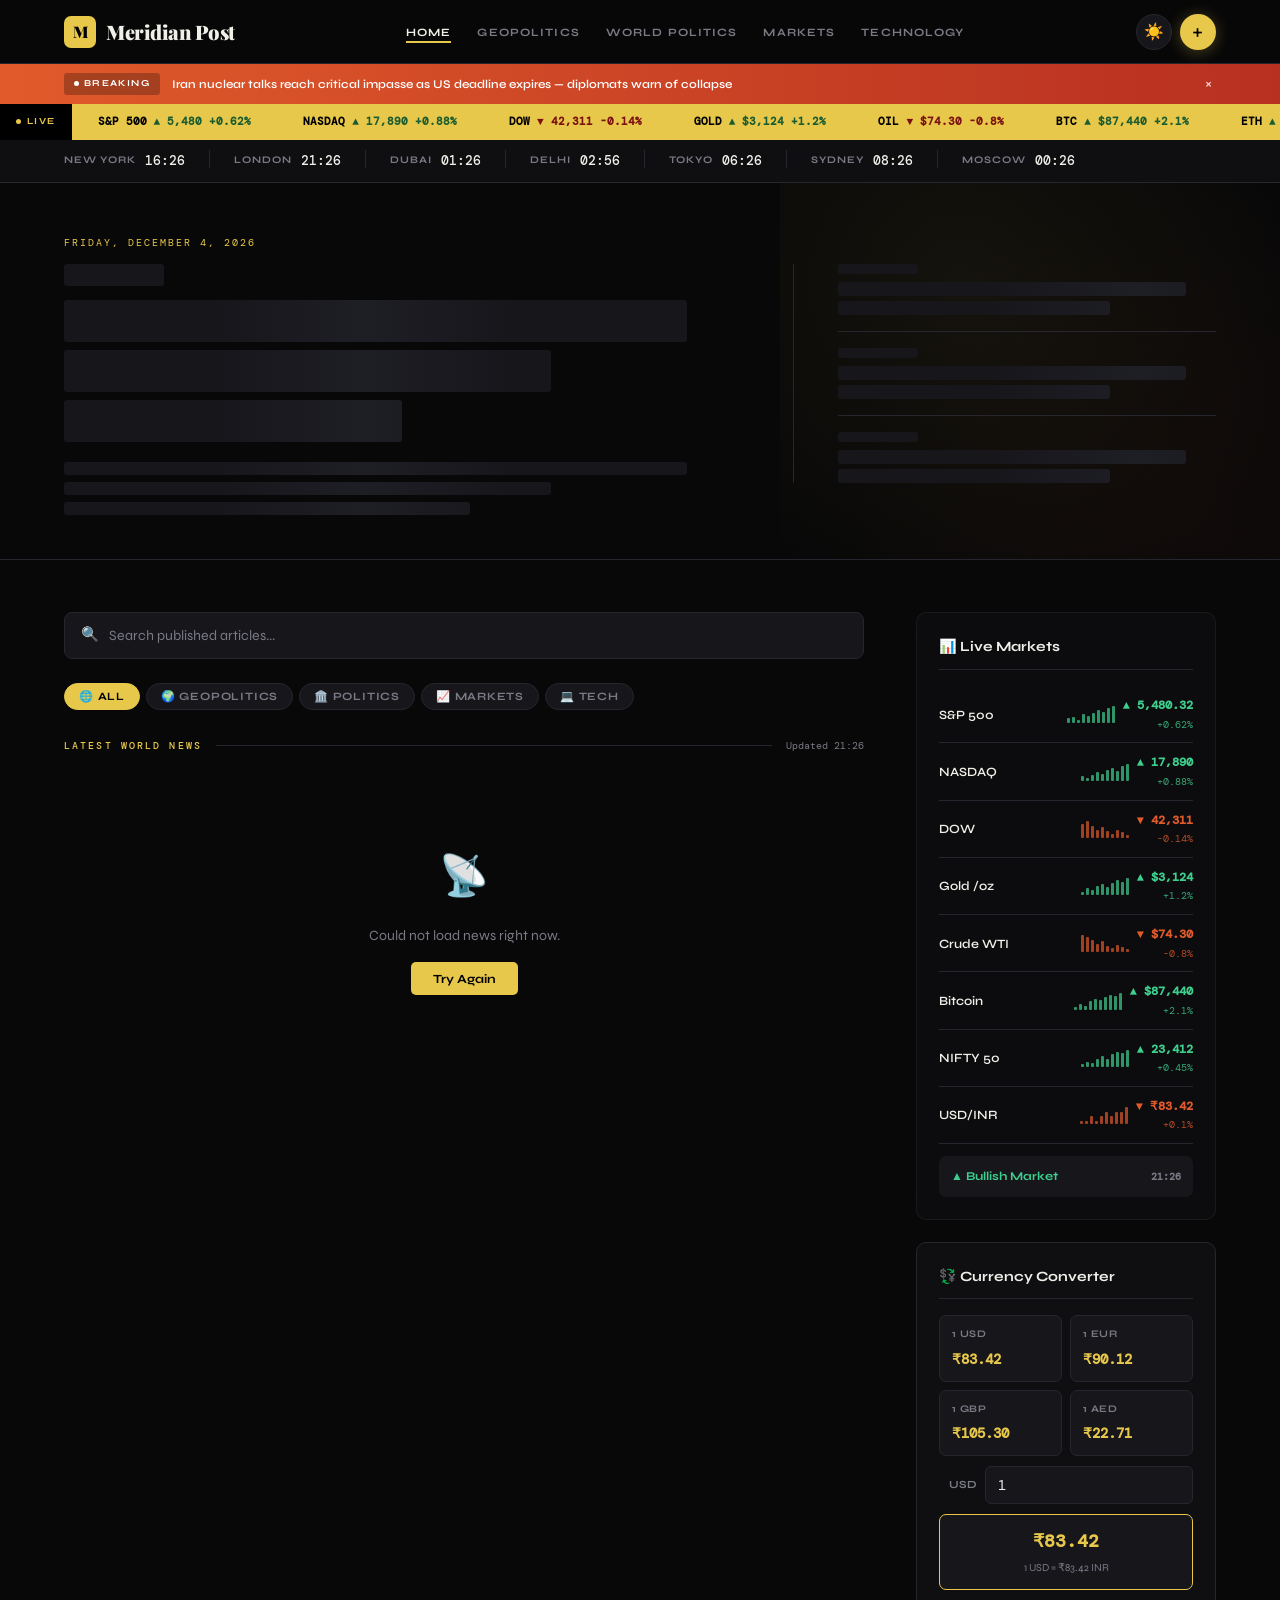
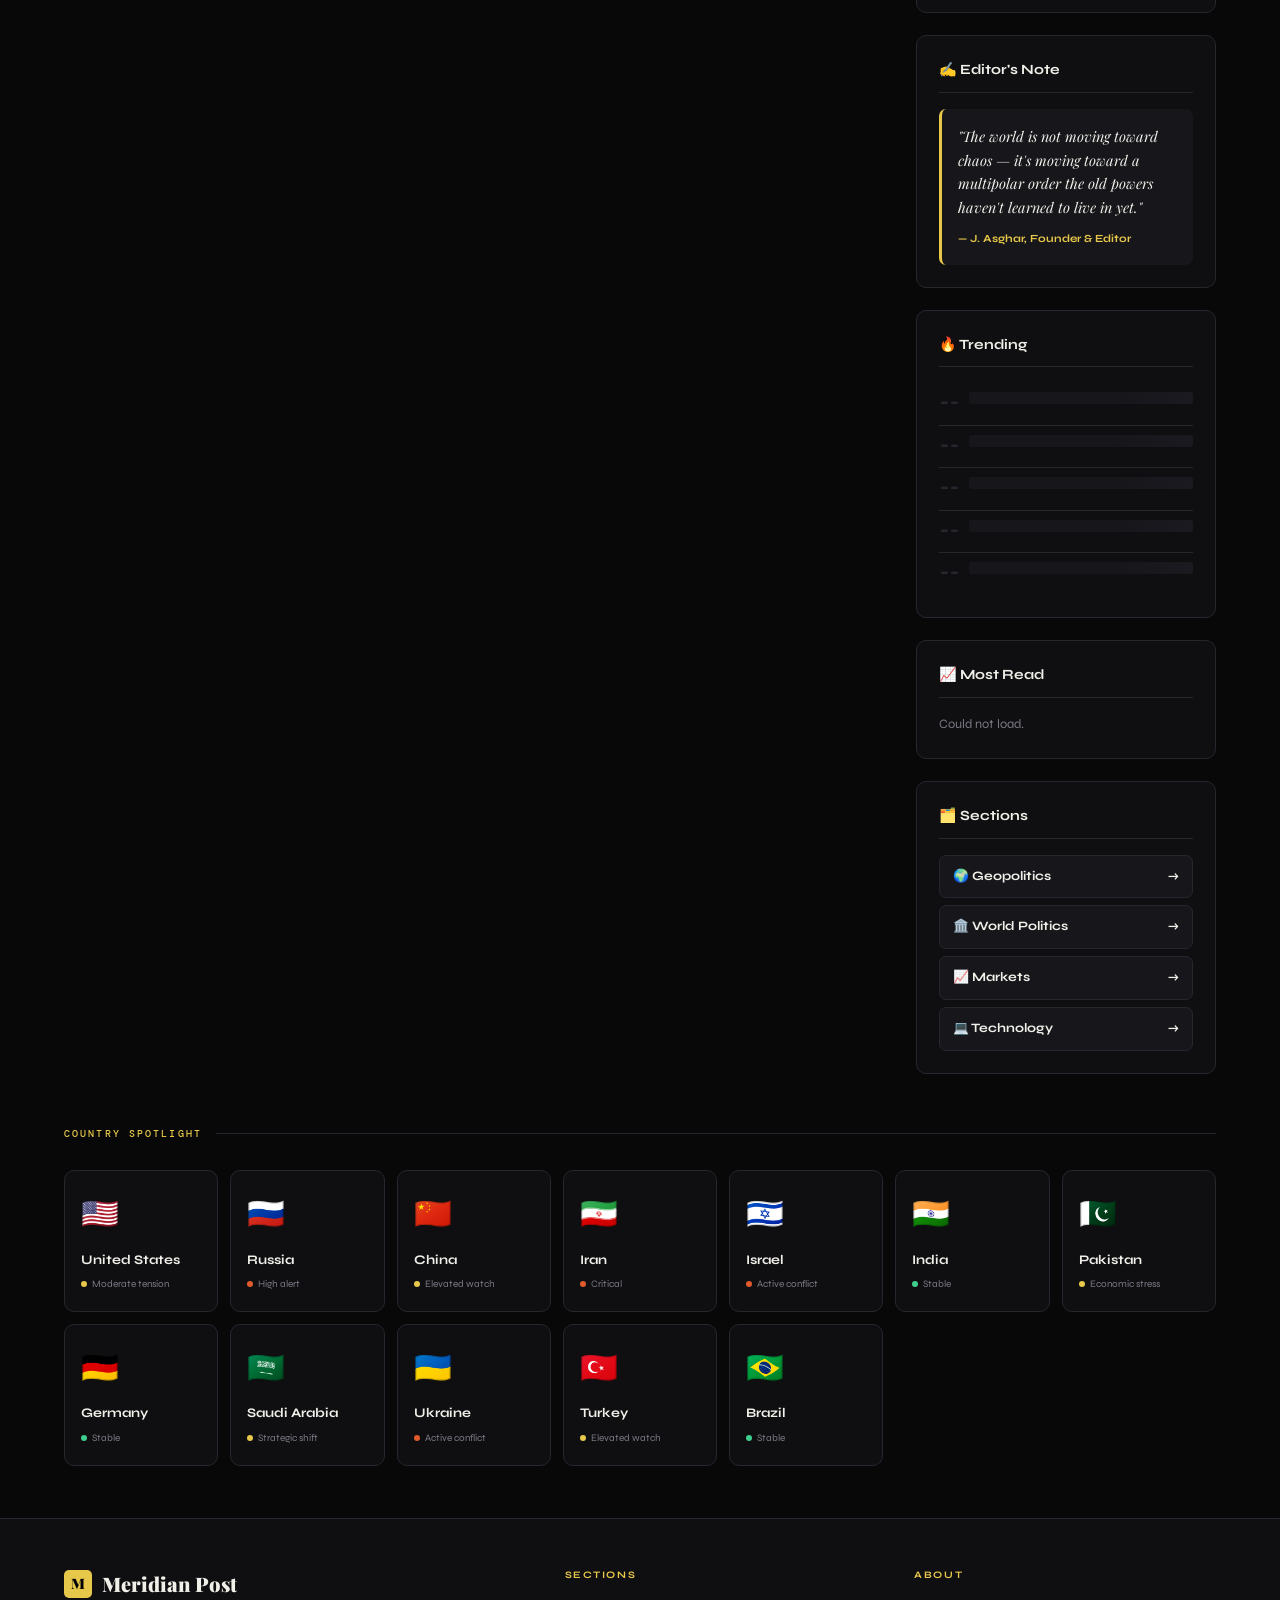
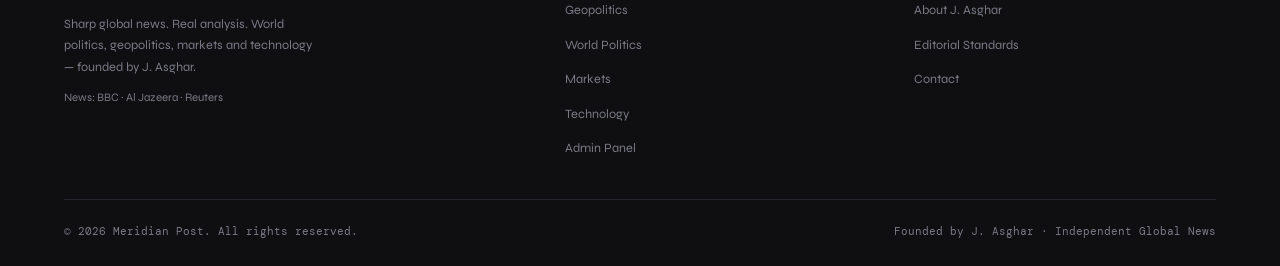
<file: index.html>
<!DOCTYPE html>
<html lang="en" data-theme="dark">
<head>
<meta charset="UTF-8"/>
<meta name="viewport" content="width=device-width,initial-scale=1.0"/>
<title>Meridian Post — World News, Geopolitics & Analysis</title>
<meta name="description" content="Meridian Post covers world politics, geopolitics, markets and technology with sharp analysis. Founded by J. Asghar."/>
<link rel="stylesheet" href="style.css"/>
</head>
<body>

<div id="pb"></div>
<div id="nv"></div>
<div id="al"></div>
<div id="tk"></div>
<div id="ck"></div>

<!-- HERO -->
<section class="hero">
  <div class="hero-date" id="heroDate"></div>
  <div class="hero-grid" id="heroGrid">
    <div class="hero-main">
      <div class="skeleton" style="height:22px;width:100px;margin-bottom:14px;border-radius:3px"></div>
      <div class="skeleton skel-l" style="height:42px;margin-bottom:8px;border-radius:3px"></div>
      <div class="skeleton skel-m" style="height:42px;margin-bottom:8px;border-radius:3px"></div>
      <div class="skeleton" style="height:42px;width:50%;margin-bottom:20px;border-radius:3px"></div>
      <div class="skeleton skel-l" style="height:13px;margin-bottom:7px;border-radius:3px"></div>
      <div class="skeleton skel-m" style="height:13px;margin-bottom:7px;border-radius:3px"></div>
      <div class="skeleton" style="height:13px;width:60%;border-radius:3px"></div>
    </div>
    <div class="hero-side">
      <div class="side-item">
        <div class="skeleton" style="height:10px;width:80px;margin-bottom:8px;border-radius:3px"></div>
        <div class="skeleton skel-l" style="height:14px;margin-bottom:5px;border-radius:3px"></div>
        <div class="skeleton skel-m" style="height:14px;border-radius:3px"></div>
      </div>
      <div class="side-item">
        <div class="skeleton" style="height:10px;width:80px;margin-bottom:8px;border-radius:3px"></div>
        <div class="skeleton skel-l" style="height:14px;margin-bottom:5px;border-radius:3px"></div>
        <div class="skeleton skel-m" style="height:14px;border-radius:3px"></div>
      </div>
      <div class="side-item" style="border-bottom:none;padding-bottom:0">
        <div class="skeleton" style="height:10px;width:80px;margin-bottom:8px;border-radius:3px"></div>
        <div class="skeleton skel-l" style="height:14px;margin-bottom:5px;border-radius:3px"></div>
        <div class="skeleton skel-m" style="height:14px;border-radius:3px"></div>
      </div>
    </div>
  </div>
</section>

<!-- MAIN LAYOUT -->
<div class="layout">
  <div>
    <!-- SEARCH -->
    <div class="search-bar">
      <span class="search-icon">🔍</span>
      <input class="search-input" id="searchInput" placeholder="Search published articles..." oninput="handleSearch(this.value)"/>
      <button class="search-clear" id="searchClear" onclick="clearSearch()">×</button>
    </div>

    <!-- TABS -->
    <div class="cat-tabs">
      <button class="cat-tab active" onclick="switchTab('all',this)">🌐 All</button>
      <button class="cat-tab" onclick="switchTab('geopolitics',this)">🌍 Geopolitics</button>
      <button class="cat-tab" onclick="switchTab('world',this)">🏛️ Politics</button>
      <button class="cat-tab" onclick="switchTab('markets',this)">📈 Markets</button>
      <button class="cat-tab" onclick="switchTab('technology',this)">💻 Tech</button>
    </div>

    <!-- FEATURED -->
    <div id="featuredCard"></div>

    <!-- LATEST NEWS -->
    <div class="sec-head">
      <span class="sec-label" id="newsLabel">Latest World News</span>
      <div class="sec-line"></div>
      <span style="font-family:'DM Mono',monospace;font-size:0.6rem;color:var(--muted)" id="lastUpdated"></span>
    </div>
    <div id="newsGrid"></div>

    <!-- PUBLISHED ARTICLES FROM SUPABASE -->
    <div id="pubWrapper" style="display:none;margin-top:52px">
      <div class="sec-head">
        <span class="sec-label">From the Editor</span>
        <div class="sec-line"></div>
      </div>
      <div class="pub-grid" id="pubGrid"></div>
    </div>
  </div>

  <!-- SIDEBAR -->
  <aside class="sidebar">
    <div class="widget widget-glass">
      <div class="widget-title">📊 Live Markets</div>
      <div id="marketWidget"></div>
    </div>
    <div class="widget">
      <div class="widget-title">💱 Currency Converter</div>
      <div id="converterWidget"></div>
    </div>
    <div class="widget">
      <div class="widget-title">✍️ Editor's Note</div>
      <div class="quote-box" id="editorNote">
        <div class="quote-text">"The world is not moving toward chaos — it's moving toward a multipolar order the old powers haven't learned to live in yet."</div>
        <div class="quote-sig">— J. Asghar, Founder &amp; Editor</div>
      </div>
    </div>
    <div class="widget">
      <div class="widget-title">🔥 Trending</div>
      <div id="trendingWidget">
        <div class="trend-item"><span class="trend-num">--</span><div class="skeleton" style="flex:1;height:12px;border-radius:3px"></div></div>
        <div class="trend-item"><span class="trend-num">--</span><div class="skeleton" style="flex:1;height:12px;border-radius:3px"></div></div>
        <div class="trend-item"><span class="trend-num">--</span><div class="skeleton" style="flex:1;height:12px;border-radius:3px"></div></div>
        <div class="trend-item"><span class="trend-num">--</span><div class="skeleton" style="flex:1;height:12px;border-radius:3px"></div></div>
        <div class="trend-item" style="border-bottom:none"><span class="trend-num">--</span><div class="skeleton" style="flex:1;height:12px;border-radius:3px"></div></div>
      </div>
    </div>
    <div class="widget">
      <div class="widget-title">📈 Most Read</div>
      <div id="mostReadWidget"><p style="font-size:0.8rem;color:var(--muted)">Loading...</p></div>
    </div>
    <div class="widget">
      <div class="widget-title">🗂️ Sections</div>
      <div class="sec-links">
        <a href="geopolitics.html" class="sec-link">🌍 Geopolitics <span>→</span></a>
        <a href="world-politics.html" class="sec-link">🏛️ World Politics <span>→</span></a>
        <a href="markets.html" class="sec-link">📈 Markets <span>→</span></a>
        <a href="technology.html" class="sec-link">💻 Technology <span>→</span></a>
      </div>
    </div>
  </aside>
</div>

<!-- COUNTRY SPOTLIGHT -->
<div class="country-section">
  <div class="sec-head"><span class="sec-label">Country Spotlight</span><div class="sec-line"></div></div>
  <div class="country-grid" id="countryGrid"></div>
</div>

<div id="ft"></div>
<div id="pw"></div>
<div id="ed"></div>
<div id="ep"></div>
<div id="to"></div>
<div id="bt"></div>

<script src="app.js"></script>
<script>
// Inject shared HTML
document.getElementById('pb').innerHTML = progressHTML();
document.getElementById('nv').innerHTML = navHTML('index');
document.getElementById('al').innerHTML = alertHTML();
document.getElementById('tk').innerHTML = tickerHTML();
document.getElementById('ck').innerHTML = clockHTML();
document.getElementById('ft').innerHTML = footerHTML();
document.getElementById('pw').innerHTML = pwdModalHTML();
document.getElementById('ed').innerHTML = editorModalHTML();
document.getElementById('ep').innerHTML = emailPopupHTML();
document.getElementById('to').innerHTML = toastHTML();
document.getElementById('bt').innerHTML = backTopHTML();

// Load saved quote if any
var savedQuote = localStorage.getItem('mp-quote');
if (savedQuote) {
  var noteEl = document.getElementById('editorNote');
  if (noteEl) noteEl.querySelector('.quote-text').textContent = '"' + savedQuote + '"';
}

initPage('index');
buildCountries('countryGrid');

var currentTab = 'all';

async function loadNews(tab) {
  showSkeleton('newsGrid', 4);
  document.getElementById('lastUpdated').textContent = '';
  document.getElementById('featuredCard').innerHTML = '';
  try {
    var articles = await fetchNews(tab);
    var catKey = (tab === 'all') ? 'geopolitics' : tab;
    renderCards(articles, catKey, 'newsGrid');
    buildHero(articles);
    buildTrending(articles);
    buildFeatured(articles[4] || articles[0], tab);
    document.getElementById('lastUpdated').textContent = 'Updated ' + new Date().toLocaleTimeString('en-GB',{hour:'2-digit',minute:'2-digit'});
    var labels = {all:'Latest World News',geopolitics:'Geopolitics',world:'World Politics',markets:'Markets & Finance',technology:'Technology'};
    document.getElementById('newsLabel').textContent = labels[tab] || 'Latest Stories';
  } catch(e) {
    document.getElementById('newsGrid').innerHTML =
      '<div style="grid-column:1/-1;text-align:center;padding:60px 0">' +
      '<div style="font-size:2.5rem;margin-bottom:14px">📡</div>' +
      '<p style="color:var(--muted)">Could not load news. Check your connection.</p>' +
      '<button onclick="loadNews(currentTab)" style="margin-top:14px;background:var(--accent);color:#000;border:none;padding:9px 22px;border-radius:5px;font-size:0.78rem;font-weight:700;cursor:pointer">Try Again</button>' +
      '</div>';
  }
}

function switchTab(tab, btn) {
  currentTab = tab;
  document.querySelectorAll('.cat-tab').forEach(function(b){ b.classList.remove('active'); });
  btn.classList.add('active');
  newsCache[tab] = null; // force refresh
  loadNews(tab);
}

function buildHero(articles) {
  if (!articles || !articles.length) return;
  var main = articles[0];
  var side = articles.slice(1, 4);
  var src = cleanSrc(main.author || '');
  var time = timeAgo(main.pubDate);

  function makePayload(item) {
    var s = cleanSrc(item.author || '');
    return encodeURIComponent(JSON.stringify({
      title: item.title,
      description: (item.description||'').replace(/<[^>]*>/g,'').slice(0,500),
      source: s, time: timeAgo(item.pubDate),
      url: item.link,
      image: (item.thumbnail && item.thumbnail.startsWith('http')) ? item.thumbnail : '',
      category: 'World News'
    }));
  }

  document.getElementById('heroGrid').innerHTML =
    '<div class="hero-main">' +
      '<div class="hero-tag"><span class="hero-tag-dot"></span>Breaking News</div>' +
      '<h1 class="hero-h1" onclick="goNews(\'' + makePayload(main) + '\')">' + H(main.title) + '</h1>' +
      (main.description ? '<p class="hero-desc">' + H(main.description.replace(/<[^>]*>/g,'').slice(0,160)) + '...</p>' : '') +
      '<div class="hero-meta">' +
        '<span class="author">' + H(src) + '</span><span>·</span>' +
        '<span>' + time + '</span>' +
        '<span class="live-badge"><span class="live-dot"></span>Live</span>' +
        '<a href="' + A(main.link) + '" target="_blank" rel="noopener" class="btn-read" onclick="event.stopPropagation()">Read Full Story →</a>' +
      '</div>' +
    '</div>' +
    '<div class="hero-side">' +
      side.map(function(item) {
        return '<div class="side-item" onclick="goNews(\'' + makePayload(item) + '\')">' +
          '<div class="side-cat cat-geo">' + H(cleanSrc(item.author || '')) + '</div>' +
          '<div class="side-title">' + H(item.title) + '</div>' +
          '<div class="side-time">' + timeAgo(item.pubDate) + '</div>' +
        '</div>';
      }).join('') +
    '</div>';
}

function buildFeatured(item, tab) {
  var el = document.getElementById('featuredCard');
  if (!el || !item) return;
  var meta = CAT_META[(tab === 'all') ? 'geopolitics' : tab] || CAT_META.geopolitics;
  var src = cleanSrc(item.author || '');
  var desc = (item.description || '').replace(/<[^>]*>/g,'');
  var payload = encodeURIComponent(JSON.stringify({
    title: item.title, description: desc.slice(0,500),
    source: src, time: timeAgo(item.pubDate),
    url: item.link,
    image: (item.thumbnail && item.thumbnail.startsWith('http')) ? item.thumbnail : '',
    category: meta.label
  }));
  el.innerHTML =
    '<div class="featured-card" onclick="goNews(\'' + payload + '\')">' +
      '<div class="featured-img" style="background:' + meta.bg + '"><div class="featured-img-inner">' + meta.icon + '</div></div>' +
      '<div class="featured-body">' +
        '<span class="featured-tag">Featured</span>' +
        '<div class="featured-title">' + H(item.title) + '</div>' +
        (desc ? '<div class="featured-desc">' + H(desc.slice(0,200)) + '...</div>' : '') +
        '<div class="featured-meta">' +
          '<span class="featured-author">' + H(src) + '</span>' +
          '<span>' + timeAgo(item.pubDate) + '</span>' +
          '<span>⏱ ' + readTime(desc) + ' min</span>' +
        '</div>' +
      '</div>' +
    '</div>';
}

function buildTrending(articles) {
  var el = document.getElementById('trendingWidget');
  if (!el || !articles.length) return;
  el.innerHTML = articles.slice(0,5).map(function(item, i) {
    var src = cleanSrc(item.author || '');
    var payload = encodeURIComponent(JSON.stringify({
      title: item.title,
      description: (item.description||'').replace(/<[^>]*>/g,'').slice(0,500),
      source: src, time: timeAgo(item.pubDate),
      url: item.link,
      image: (item.thumbnail && item.thumbnail.startsWith('http')) ? item.thumbnail : '',
      category: 'World News'
    }));
    return '<div class="trend-item" onclick="goNews(\'' + payload + '\')">' +
      '<span class="trend-num">0' + (i+1) + '</span>' +
      '<span class="trend-title">' + H(item.title.slice(0,80)) + (item.title.length > 80 ? '...' : '') + '</span>' +
    '</div>';
  }).join('');
}

// Start loading
loadNews('all');
loadPublished();
buildMostRead();
</script>
</body>
</html>
</file>
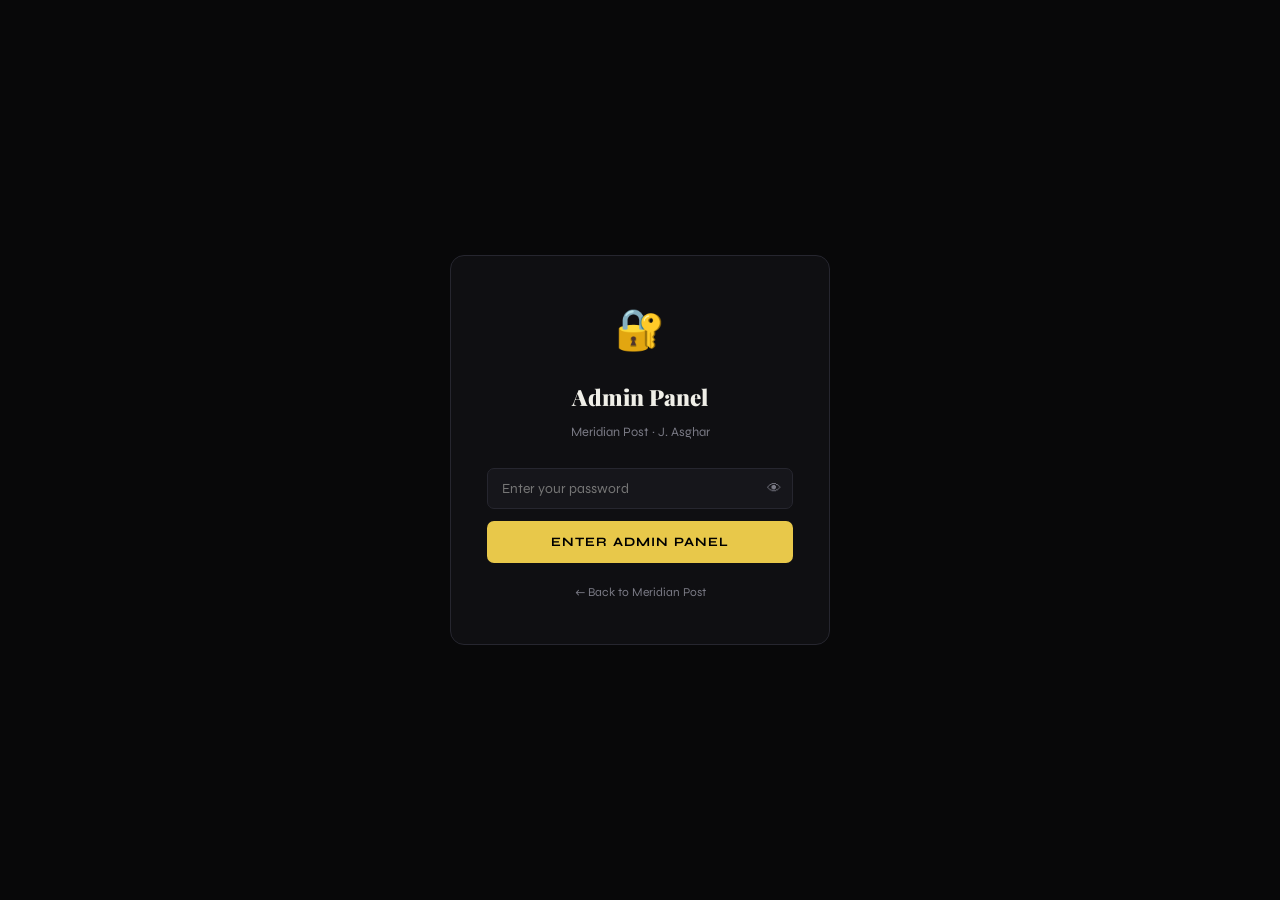
<file: admin.html>
<!DOCTYPE html>
<html lang="en" data-theme="dark">
<head>
<meta charset="UTF-8"/>
<meta name="viewport" content="width=device-width,initial-scale=1.0"/>
<title>Admin Panel — Meridian Post</title>
<link rel="stylesheet" href="style.css"/>
</head>
<body>
<div id="pb"></div>

<!-- PASSWORD GATE -->
<div id="gate" style="min-height:100vh;display:flex;align-items:center;justify-content:center;padding:20px;background:var(--bg)">
  <div style="background:var(--surface);border:1px solid var(--border);border-radius:14px;padding:40px 36px;max-width:380px;width:100%;text-align:center;animation:scaleIn 0.35s cubic-bezier(0.25,1,0.5,1)">
    <div style="font-size:2.5rem;margin-bottom:14px">🔐</div>
    <div style="font-family:'Playfair Display',serif;font-size:1.4rem;font-weight:900;margin-bottom:6px">Admin Panel</div>
    <div style="font-size:0.8rem;color:var(--muted);margin-bottom:24px">Meridian Post · J. Asghar</div>
    <div style="position:relative;margin-bottom:12px">
      <input class="form-input" type="password" id="gateInput" placeholder="Enter your password" onkeydown="if(event.key==='Enter')unlockGate()" style="padding-right:44px">
      <button style="position:absolute;right:12px;top:50%;transform:translateY(-50%);background:none;border:none;color:var(--muted);font-size:0.9rem;cursor:pointer" onclick="toggleGateEye()" id="gateEye">👁</button>
    </div>
    <div style="font-size:0.75rem;color:var(--red);margin-bottom:12px;display:none" id="gateErr">Incorrect password.</div>
    <button class="btn-primary" onclick="unlockGate()">Enter Admin Panel</button>
    <div style="margin-top:16px"><a href="index.html" style="font-size:0.75rem;color:var(--muted);transition:color 0.2s" onmouseover="this.style.color='var(--accent)'" onmouseout="this.style.color='var(--muted)'">← Back to Meridian Post</a></div>
  </div>
</div>

<!-- ADMIN PANEL -->
<div id="adminPanel" style="display:none">
  <div class="admin-header">
    <div style="display:flex;align-items:center;gap:14px">
      <a href="index.html" style="display:flex;align-items:center;gap:8px">
        <div style="width:30px;height:30px;background:var(--accent);border-radius:6px;display:flex;align-items:center;justify-content:center;font-family:'Playfair Display',serif;font-weight:900;font-size:0.9rem;color:#000">M</div>
      </a>
      <div class="admin-title">Admin Panel</div>
    </div>
    <div style="display:flex;gap:10px;align-items:center">
      <button class="btn-theme" id="btnTheme" onclick="toggleTheme()">☀️</button>
      <button class="btn-primary" style="width:auto;padding:8px 16px;font-size:0.75rem" onclick="openEditor()">✏️ New Article</button>
      <a href="index.html" style="padding:8px 16px;background:var(--surface2);border:1px solid var(--border);border-radius:6px;font-size:0.75rem;font-weight:700;color:var(--text);transition:border-color 0.2s" onmouseover="this.style.borderColor='var(--accent)'" onmouseout="this.style.borderColor='var(--border)'">View Site →</a>
    </div>
  </div>

  <div class="admin-grid">
    <div class="admin-sidebar">
      <div class="admin-nav-item active" onclick="showSec('dashboard',this)">📊 Dashboard</div>
      <div class="admin-nav-item" onclick="showSec('articles',this)">📰 All Articles</div>
      <div class="admin-nav-item" onclick="showSec('drafts',this)">💾 Drafts</div>
      <div class="admin-nav-item" onclick="showSec('breaking',this)">⚡ Breaking News</div>
      <div class="admin-nav-item" onclick="showSec('settings',this)">⚙️ Settings</div>
    </div>

    <div class="admin-content">

      <div class="admin-section active" id="sec-dashboard">
        <h2 style="font-family:'Playfair Display',serif;font-size:1.4rem;font-weight:700;margin-bottom:24px">Good to see you, J. Asghar 👋</h2>
        <div class="admin-stats">
          <div class="stat-card"><div class="stat-val" id="stTotal">—</div><div class="stat-label">Total Articles</div></div>
          <div class="stat-card"><div class="stat-val" id="stLive">—</div><div class="stat-label">Live Articles</div></div>
          <div class="stat-card"><div class="stat-val" id="stDrafts">—</div><div class="stat-label">Drafts</div></div>
          <div class="stat-card"><div class="stat-val" id="stViews">—</div><div class="stat-label">Total Views</div></div>
        </div>
        <div class="sec-head"><span class="sec-label">Recent Articles</span><div class="sec-line"></div></div>
        <div id="recentList"><p style="color:var(--muted);font-size:0.88rem">Loading...</p></div>
      </div>

      <div class="admin-section" id="sec-articles">
        <div style="display:flex;justify-content:space-between;align-items:center;margin-bottom:24px">
          <h2 style="font-family:'Playfair Display',serif;font-size:1.4rem;font-weight:700">All Articles</h2>
          <button class="btn-primary" style="width:auto;padding:8px 18px;font-size:0.78rem" onclick="openEditor()">+ New Article</button>
        </div>
        <div id="allList"><p style="color:var(--muted);font-size:0.88rem">Loading...</p></div>
      </div>

      <div class="admin-section" id="sec-drafts">
        <h2 style="font-family:'Playfair Display',serif;font-size:1.4rem;font-weight:700;margin-bottom:24px">Drafts</h2>
        <div id="draftsList"><p style="color:var(--muted);font-size:0.88rem">Loading...</p></div>
      </div>

      <div class="admin-section" id="sec-breaking">
        <h2 style="font-family:'Playfair Display',serif;font-size:1.4rem;font-weight:700;margin-bottom:8px">Breaking News Banner</h2>
        <p style="font-size:0.82rem;color:var(--muted);margin-bottom:24px">These headlines rotate on the red banner at the top of every page.</p>
        <div id="breakingList"></div>
        <div style="margin-top:20px;display:flex;gap:10px">
          <input class="form-input" id="newBreaking" placeholder="Add a new breaking news headline..." style="flex:1" onkeydown="if(event.key==='Enter')addBreaking()">
          <button class="btn-primary" style="width:auto;padding:11px 20px;font-size:0.8rem" onclick="addBreaking()">+ Add</button>
        </div>
      </div>

      <div class="admin-section" id="sec-settings">
        <h2 style="font-family:'Playfair Display',serif;font-size:1.4rem;font-weight:700;margin-bottom:24px">Settings</h2>
        <div class="widget" style="max-width:500px">
          <div class="widget-title">Editor's Note Quote</div>
          <div class="form-group">
            <label class="form-label">Quote (shown in sidebar on every page)</label>
            <textarea class="form-textarea" id="settingQuote" style="min-height:90px" placeholder="Enter the quote text..."></textarea>
          </div>
          <button class="btn-primary" onclick="saveSettings()">Save Settings</button>
        </div>
      </div>

    </div>
  </div>
</div>

<div id="pw"></div><div id="ed"></div><div id="to"></div>

<script src="app.js"></script>
<script>
document.getElementById('pb').innerHTML = progressHTML();
document.getElementById('pw').innerHTML = pwdModalHTML();
document.getElementById('ed').innerHTML = editorModalHTML();
document.getElementById('to').innerHTML = toastHTML();
initTheme();
initScroll();
document.addEventListener('click', function(e){ if(e.target.id==='editorOverlay') closeEditor(); });
document.addEventListener('keydown', function(e){ if(e.key==='Escape') closeEditor(); });

function toggleGateEye() {
  var i = document.getElementById('gateInput');
  var b = document.getElementById('gateEye');
  i.type = i.type === 'password' ? 'text' : 'password';
  b.textContent = i.type === 'password' ? '👁' : '🙈';
}

async function unlockGate() {
  var val = document.getElementById('gateInput').value.trim();
  var err = document.getElementById('gateErr');
  if (!val) return;
  var ok = await checkPwd(val);
  if (ok) {
    editorUnlocked = true;
    document.getElementById('gate').style.display = 'none';
    document.getElementById('adminPanel').style.display = 'block';
    var saved = localStorage.getItem('mp-quote');
    if (saved) document.getElementById('settingQuote').value = saved;
    loadDashboard();
  } else {
    err.style.display = 'block';
    document.getElementById('gateInput').value = '';
    document.getElementById('gateInput').focus();
  }
}

function showSec(id, el) {
  document.querySelectorAll('.admin-section').forEach(function(s){ s.classList.remove('active'); });
  document.querySelectorAll('.admin-nav-item').forEach(function(n){ n.classList.remove('active'); });
  document.getElementById('sec-' + id).classList.add('active');
  el.classList.add('active');
  if (id === 'articles') loadAllArticles();
  if (id === 'drafts') loadDrafts();
  if (id === 'breaking') loadBreaking();
}

async function loadDashboard() {
  try {
    var all = await getAllArticles();
    var live = all.filter(function(a){ return !a.is_draft; });
    var drafts = all.filter(function(a){ return a.is_draft; });
    var totalViews = all.reduce(function(s,a){ return s + (a.views||0); }, 0);
    document.getElementById('stTotal').textContent = all.length;
    document.getElementById('stLive').textContent = live.length;
    document.getElementById('stDrafts').textContent = drafts.length;
    document.getElementById('stViews').textContent = totalViews.toLocaleString();
    document.getElementById('recentList').innerHTML = live.length
      ? live.slice(0,5).map(function(a){ return artRow(a); }).join('')
      : '<p style="color:var(--muted);font-size:0.88rem">No articles yet. Click "+ New Article" to get started.</p>';
  } catch(e) {
    document.getElementById('recentList').innerHTML = '<p style="color:var(--muted)">Could not load articles.</p>';
  }
}

async function loadAllArticles() {
  var el = document.getElementById('allList');
  el.innerHTML = '<p style="color:var(--muted)">Loading...</p>';
  var all = await getAllArticles();
  var live = all.filter(function(a){ return !a.is_draft; });
  el.innerHTML = live.length
    ? live.map(function(a){ return artRow(a); }).join('')
    : '<p style="color:var(--muted);font-size:0.88rem">No published articles yet.</p>';
}

async function loadDrafts() {
  var el = document.getElementById('draftsList');
  el.innerHTML = '<p style="color:var(--muted)">Loading...</p>';
  var drafts = await getArticles(true);
  el.innerHTML = drafts.length
    ? drafts.map(function(a){
        return '<div class="draft-item">' +
          '<div><div class="draft-title">' + H(a.title) + '</div>' +
          '<div class="draft-meta">' + H(a.category) + ' · Saved ' + timeAgo(a.created_at) + '</div></div>' +
          '<div style="display:flex;gap:6px">' +
            '<button class="btn-xs" onclick="openEditor(' + a.id + ')">Edit</button>' +
            '<button class="btn-xs" onclick="pubDraft(' + a.id + ')">Publish</button>' +
            '<button class="btn-xs btn-xs-red" onclick="delArt(' + a.id + ',loadDrafts)">Delete</button>' +
          '</div>' +
        '</div>';
      }).join('')
    : '<p style="color:var(--muted);font-size:0.88rem">No drafts saved.</p>';
}

function artRow(a) {
  return '<div class="article-row">' +
    '<div><div class="article-row-title">' + H(a.title) + '</div>' +
    '<div class="article-row-meta"><span>' + H(a.category) + '</span><span>👁 ' + (a.views||0) + ' views</span><span>' + timeAgo(a.created_at) + '</span></div></div>' +
    '<div class="article-row-actions">' +
      '<button class="btn-xs" onclick="goPub(' + a.id + ')">View</button>' +
      '<button class="btn-xs" onclick="openEditor(' + a.id + ')">Edit</button>' +
      '<button class="btn-xs btn-xs-red" onclick="delArt(' + a.id + ',loadDashboard)">Delete</button>' +
    '</div>' +
  '</div>';
}

async function delArt(id, reloadFn) {
  if (!confirm('Delete this article permanently?')) return;
  try { await deleteArticle(id); showToast('Deleted.'); if(reloadFn) reloadFn(); }
  catch(e) { showToast('Error deleting.'); }
}

async function pubDraft(id) {
  try { await updateArticle(id, {is_draft: false}); showToast('Published!'); loadDrafts(); }
  catch(e) { showToast('Error publishing.'); }
}

var DEFAULT_BREAKING = [
  'Iran nuclear talks reach critical impasse as US deadline expires',
  'Gold surges to all-time record as central banks diversify',
  'Russia launches largest drone strike on Kyiv in six months',
  'China GDP beats expectations at 5.2% despite tariffs',
  'OpenAI faces EU regulatory action over data privacy violations'
];

function loadBreaking() {
  var saved = JSON.parse(localStorage.getItem('mp-breaking') || 'null') || DEFAULT_BREAKING;
  document.getElementById('breakingList').innerHTML = saved.map(function(t, i) {
    return '<div style="display:flex;justify-content:space-between;align-items:center;padding:11px 0;border-bottom:1px solid var(--border)">' +
      '<span style="font-size:0.84rem;color:var(--text);flex:1;padding-right:12px">' + H(t) + '</span>' +
      '<button class="btn-xs btn-xs-red" onclick="removeBreaking(' + i + ')">×</button>' +
    '</div>';
  }).join('');
}

function addBreaking() {
  var input = document.getElementById('newBreaking');
  var val = input ? input.value.trim() : '';
  if (!val) return;
  var saved = JSON.parse(localStorage.getItem('mp-breaking') || 'null') || DEFAULT_BREAKING;
  saved.push(val);
  localStorage.setItem('mp-breaking', JSON.stringify(saved));
  input.value = '';
  loadBreaking();
  showToast('Headline added.');
}

function removeBreaking(idx) {
  var saved = JSON.parse(localStorage.getItem('mp-breaking') || 'null') || DEFAULT_BREAKING;
  saved.splice(idx, 1);
  localStorage.setItem('mp-breaking', JSON.stringify(saved));
  loadBreaking();
}

function saveSettings() {
  var quote = document.getElementById('settingQuote').value.trim();
  if (quote) {
    localStorage.setItem('mp-quote', quote);
    showToast('Settings saved. Quote will update on next page load.');
  }
}

function loadAdminData() { loadDashboard(); loadAllArticles(); }
</script>
</body>
</html>
</file>
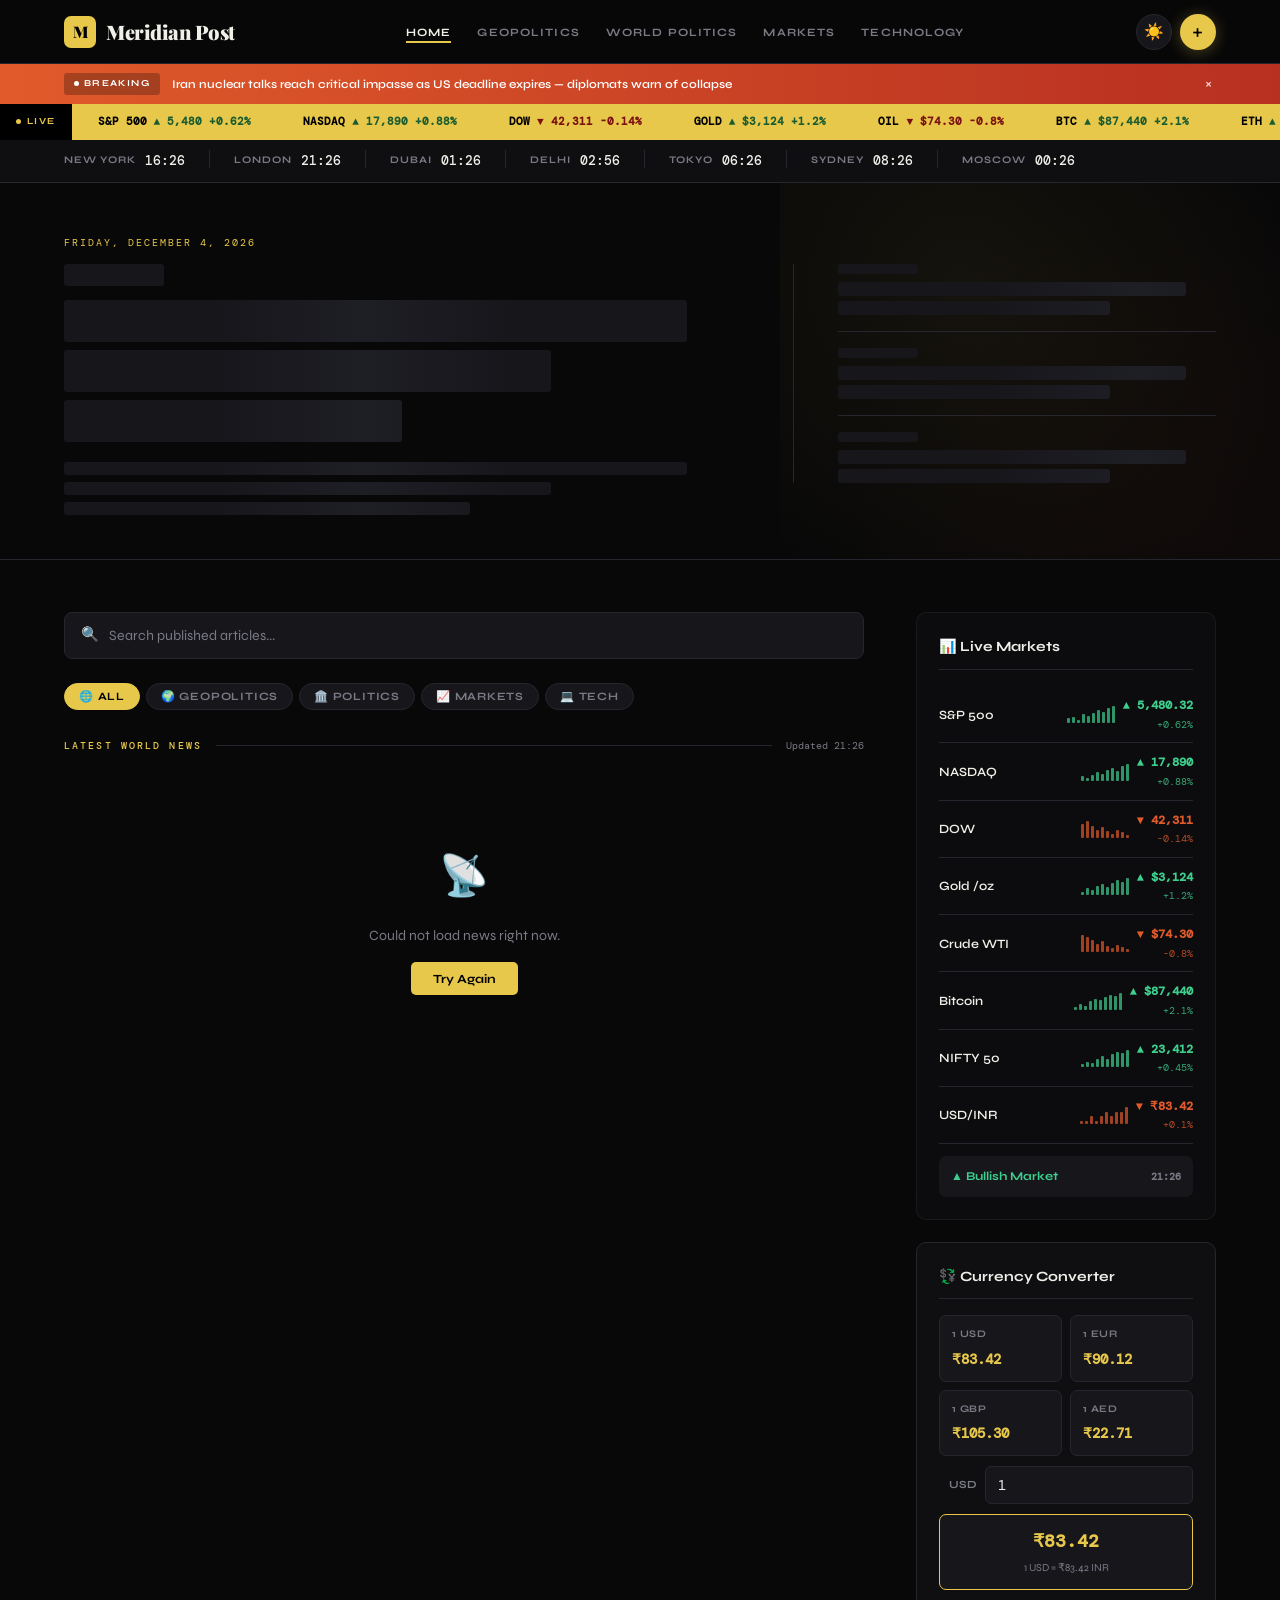
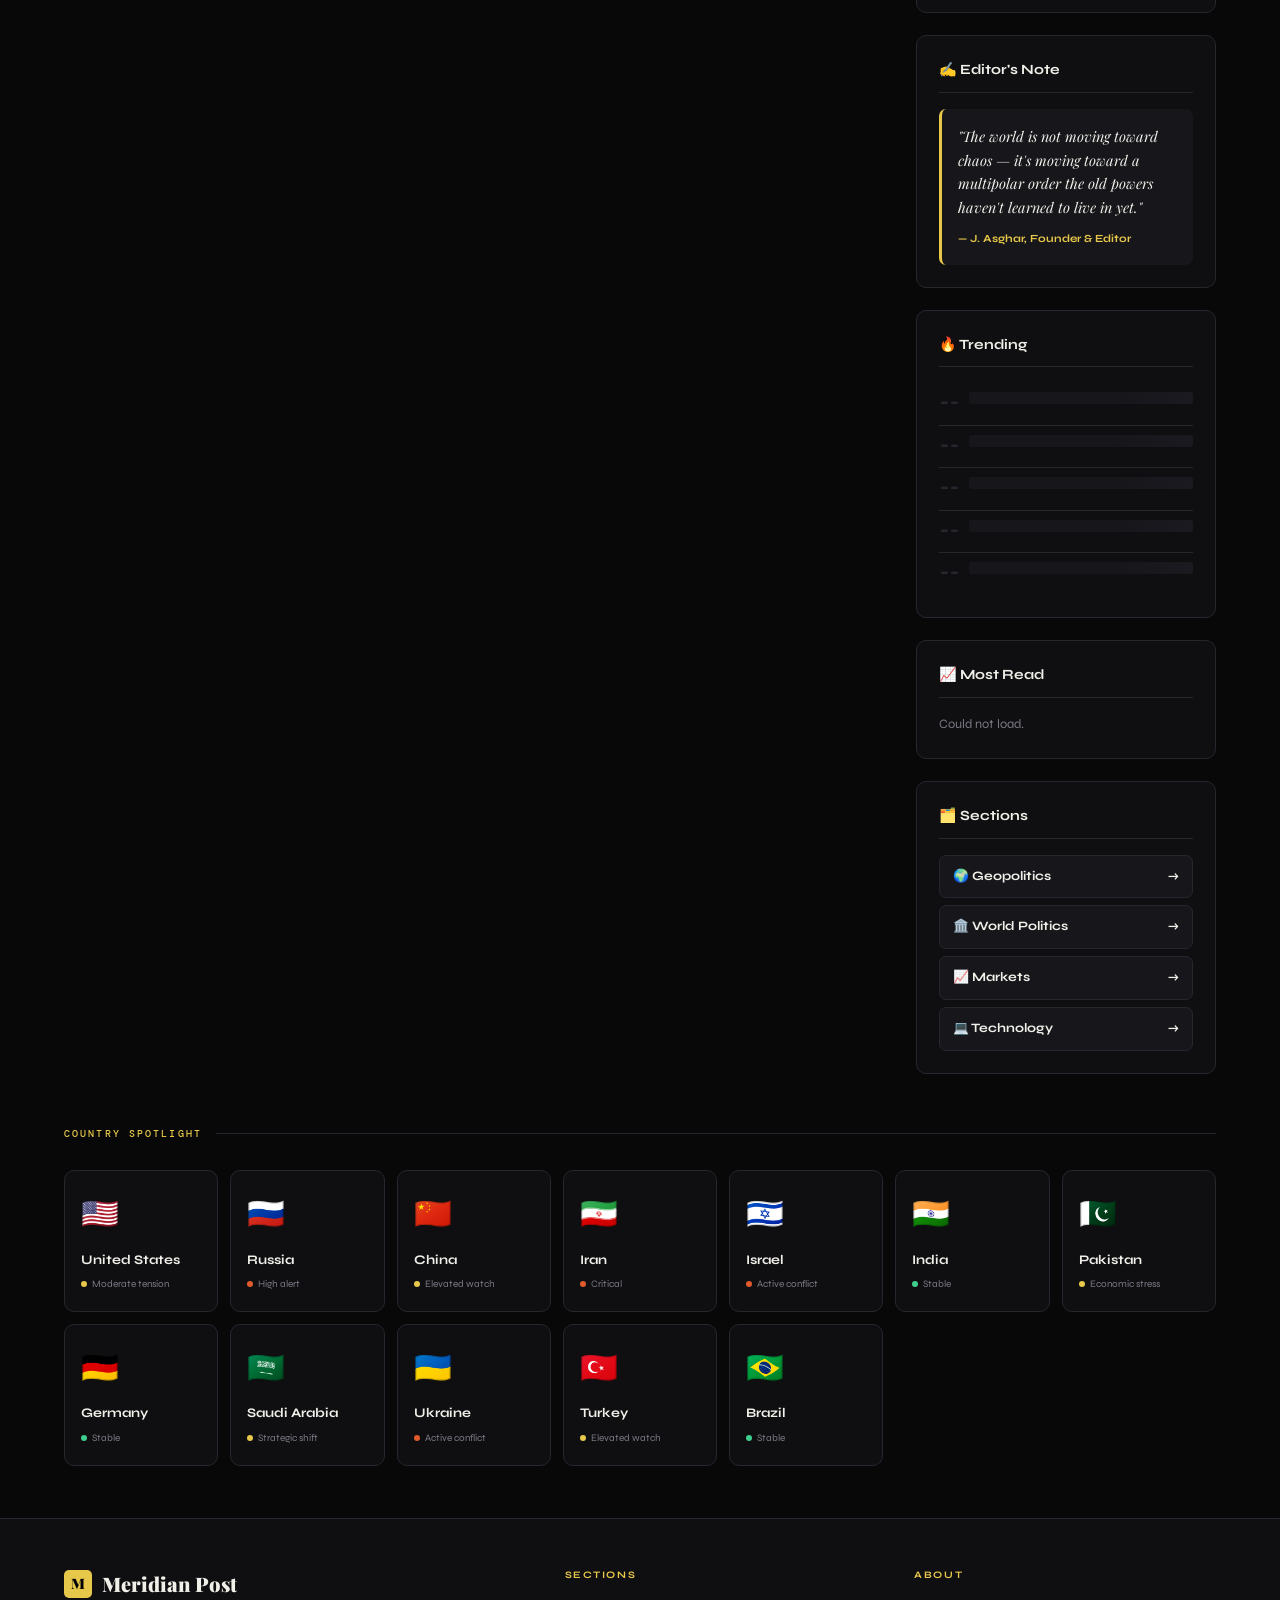
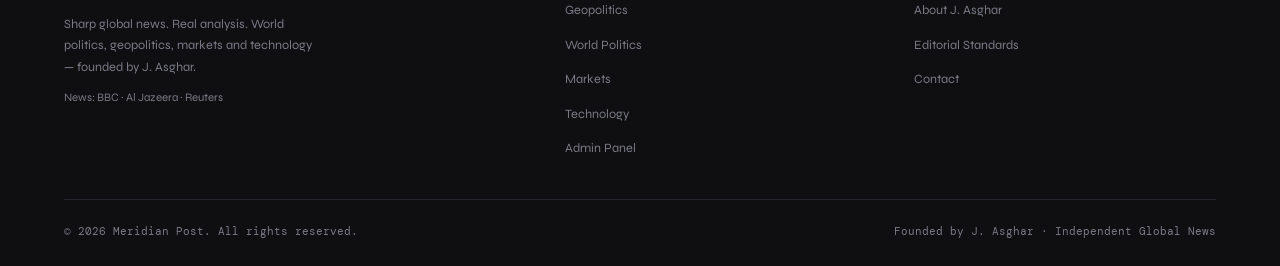
<file: article.html>
<!DOCTYPE html>
<html lang="en" data-theme="dark">
<head>
<meta charset="UTF-8"/>
<meta name="viewport" content="width=device-width,initial-scale=1.0"/>
<title>Article — Meridian Post</title>
<link rel="stylesheet" href="style.css"/>
</head>
<body>
<div id="pb"></div><div id="nv"></div><div id="al"></div><div id="tk"></div><div id="ck"></div>

<div class="breadcrumb">
  <a href="index.html">Home</a>
  <span class="breadcrumb-sep">›</span>
  <span class="breadcrumb-current" id="breadCat">Article</span>
</div>

<div class="article-page">
  <div>
    <button class="article-back" onclick="history.back()">← Back</button>
    <div id="articleContent">
      <div class="skeleton" style="height:12px;width:100px;margin-bottom:14px;border-radius:3px"></div>
      <div class="skeleton skel-l" style="height:32px;margin-bottom:8px;border-radius:3px"></div>
      <div class="skeleton skel-m" style="height:32px;margin-bottom:20px;border-radius:3px"></div>
      <div class="skeleton" style="width:100%;aspect-ratio:16/6;border-radius:9px;margin-bottom:26px"></div>
      <div class="skeleton skel-l" style="height:14px;margin-bottom:8px;border-radius:3px"></div>
      <div class="skeleton skel-l" style="height:14px;margin-bottom:8px;border-radius:3px"></div>
      <div class="skeleton skel-m" style="height:14px;border-radius:3px"></div>
    </div>
    <div id="relatedSection" style="display:none;margin-top:48px">
      <div class="sec-head"><span class="sec-label">Related Articles</span><div class="sec-line"></div></div>
      <div class="cards-grid" id="relatedGrid"></div>
    </div>
  </div>
  <aside class="sidebar" style="padding-top:60px">
    <div class="widget widget-glass">
      <div class="widget-title">📊 Markets</div>
      <div id="marketWidget"></div>
    </div>
    <div class="widget">
      <div class="widget-title">🗂️ Browse</div>
      <div class="sec-links">
        <a href="index.html" class="sec-link">🌐 Home <span>→</span></a>
        <a href="geopolitics.html" class="sec-link">🌍 Geopolitics <span>→</span></a>
        <a href="world-politics.html" class="sec-link">🏛️ World Politics <span>→</span></a>
        <a href="markets.html" class="sec-link">📈 Markets <span>→</span></a>
        <a href="technology.html" class="sec-link">💻 Technology <span>→</span></a>
      </div>
    </div>
  </aside>
</div>

<div id="ft"></div><div id="pw"></div><div id="ed"></div><div id="to"></div><div id="bt"></div>

<script src="app.js"></script>
<script>
document.getElementById('pb').innerHTML = progressHTML();
document.getElementById('nv').innerHTML = navHTML('');
document.getElementById('al').innerHTML = alertHTML();
document.getElementById('tk').innerHTML = tickerHTML();
document.getElementById('ck').innerHTML = clockHTML();
document.getElementById('ft').innerHTML = footerHTML();
document.getElementById('pw').innerHTML = pwdModalHTML();
document.getElementById('ed').innerHTML = editorModalHTML();
document.getElementById('to').innerHTML = toastHTML();
document.getElementById('bt').innerHTML = backTopHTML();
initPage('');

var artId = localStorage.getItem('mp-pub-id');
if (!artId) { window.location.href = 'index.html'; }

var CAT_BG = {
  'Geopolitics':   'linear-gradient(135deg,#1a1a2e,#16213e)',
  'World Politics':'linear-gradient(135deg,#0d1b2a,#1b2a3a)',
  'Markets':       'linear-gradient(135deg,#0a1a0a,#1a2a1a)',
  'Technology':    'linear-gradient(135deg,#1a0a2e,#2d1a4a)',
  'Opinion':       'linear-gradient(135deg,#1a1400,#3a2c00)'
};
var CAT_CLS = {
  'Geopolitics':'cat-geo','World Politics':'cat-pol',
  'Markets':'cat-mkt','Technology':'cat-tech','Opinion':'cat-opin'
};

async function loadArt() {
  var a = await getArticleById(artId);
  if (!a) { window.location.href = 'index.html'; return; }

  document.title = a.title + ' — Meridian Post';
  var bc = document.getElementById('breadCat');
  if (bc) bc.textContent = a.category || 'Article';

  var bg = CAT_BG[a.category] || CAT_BG['Geopolitics'];
  var cls = CAT_CLS[a.category] || 'cat-geo';
  var paras = (a.body || '').split(/\n\n+/).filter(function(p){ return p.trim(); });
  var rt = readTime(a.body || '');
  var pageUrl = window.location.href;

  document.getElementById('articleContent').innerHTML =
    '<div class="article-cat ' + cls + '">' + H(a.category) + '</div>' +
    '<h1 class="article-h1">' + H(a.title) + '</h1>' +
    '<div class="article-cover-ph" style="background:' + bg + '">' + H(a.icon || '🌍') + '</div>' +
    '<div class="article-meta">' +
      '<span class="src">J. Asghar</span>' +
      '<span>Founder &amp; Editor, Meridian Post</span>' +
      '<span>' + timeAgo(a.created_at) + '</span>' +
      '<span>⏱ ' + rt + ' min read</span>' +
      (a.views ? '<span>👁 ' + a.views + ' views</span>' : '') +
    '</div>' +
    '<div class="article-body">' +
      paras.map(function(p, i) {
        return '<p' + (i === 0 ? ' style="font-size:1.08rem"' : '') + '>' + H(p.trim()) + '</p>';
      }).join('') +
    '</div>' +
    '<div class="article-share">' +
      '<span class="share-label">Share:</span>' +
      '<button class="share-btn" onclick="shareArticle(\'' + A(a.title) + '\',\'' + A(pageUrl) + '\')">🔗 Copy Link</button>' +
      '<button class="share-btn share-btn-wa" onclick="shareWA(\'' + A(a.title) + '\',\'' + A(pageUrl) + '\')">WhatsApp</button>' +
      '<button class="share-btn share-btn-tw" onclick="shareTW(\'' + A(a.title) + '\',\'' + A(pageUrl) + '\')">Twitter / X</button>' +
    '</div>' +
    (editorUnlocked ?
      '<div style="display:flex;gap:10px;margin-top:28px;padding-top:22px;border-top:1px solid var(--border)">' +
        '<button class="btn-xs" onclick="openEditor(' + a.id + ')">✏️ Edit Article</button>' +
        '<button class="btn-xs btn-xs-red" onclick="delThis(' + a.id + ')">🗑 Delete</button>' +
      '</div>' : '');

  await incrementViews(artId);
  loadRelated(a.category, a.id);
}

async function loadRelated(cat, curId) {
  try {
    var all = await sbFetch('articles?is_draft=eq.false&category=eq.' + encodeURIComponent(cat) + '&select=id,title,excerpt,category,icon,created_at&limit=4');
    var filtered = all.filter(function(x){ return x.id != curId; }).slice(0,2);
    if (!filtered.length) return;
    var sec = document.getElementById('relatedSection');
    var grid = document.getElementById('relatedGrid');
    if (!sec || !grid) return;
    sec.style.display = 'block';
    var bg = CAT_BG[cat] || CAT_BG['Geopolitics'];
    var cls = CAT_CLS[cat] || 'cat-geo';
    grid.innerHTML = filtered.map(function(x) {
      return '<div class="card" onclick="goPub(' + x.id + ')">' +
        '<div class="card-img" style="background:' + bg + '"><div class="card-img-fallback" style="background:' + bg + '">' + H(x.icon||'🌍') + '</div></div>' +
        '<div class="card-cat ' + cls + '">' + H(x.category) + '</div>' +
        '<div class="card-title">' + H(x.title) + '</div>' +
        (x.excerpt ? '<div class="card-excerpt">' + H(x.excerpt) + '</div>' : '') +
        '<div class="card-footer"><span class="card-src"><span class="card-dot"></span>J. Asghar</span><span>' + timeAgo(x.created_at) + '</span></div>' +
      '</div>';
    }).join('');
  } catch(e) {}
}

async function delThis(id) {
  if (!editorUnlocked) return;
  if (!confirm('Delete permanently?')) return;
  try { await deleteArticle(id); showToast('Deleted.'); setTimeout(function(){ window.location.href='index.html'; }, 1500); }
  catch(e) { showToast('Error deleting.'); }
}

loadArt();
</script>
</body>
</html>
</file>
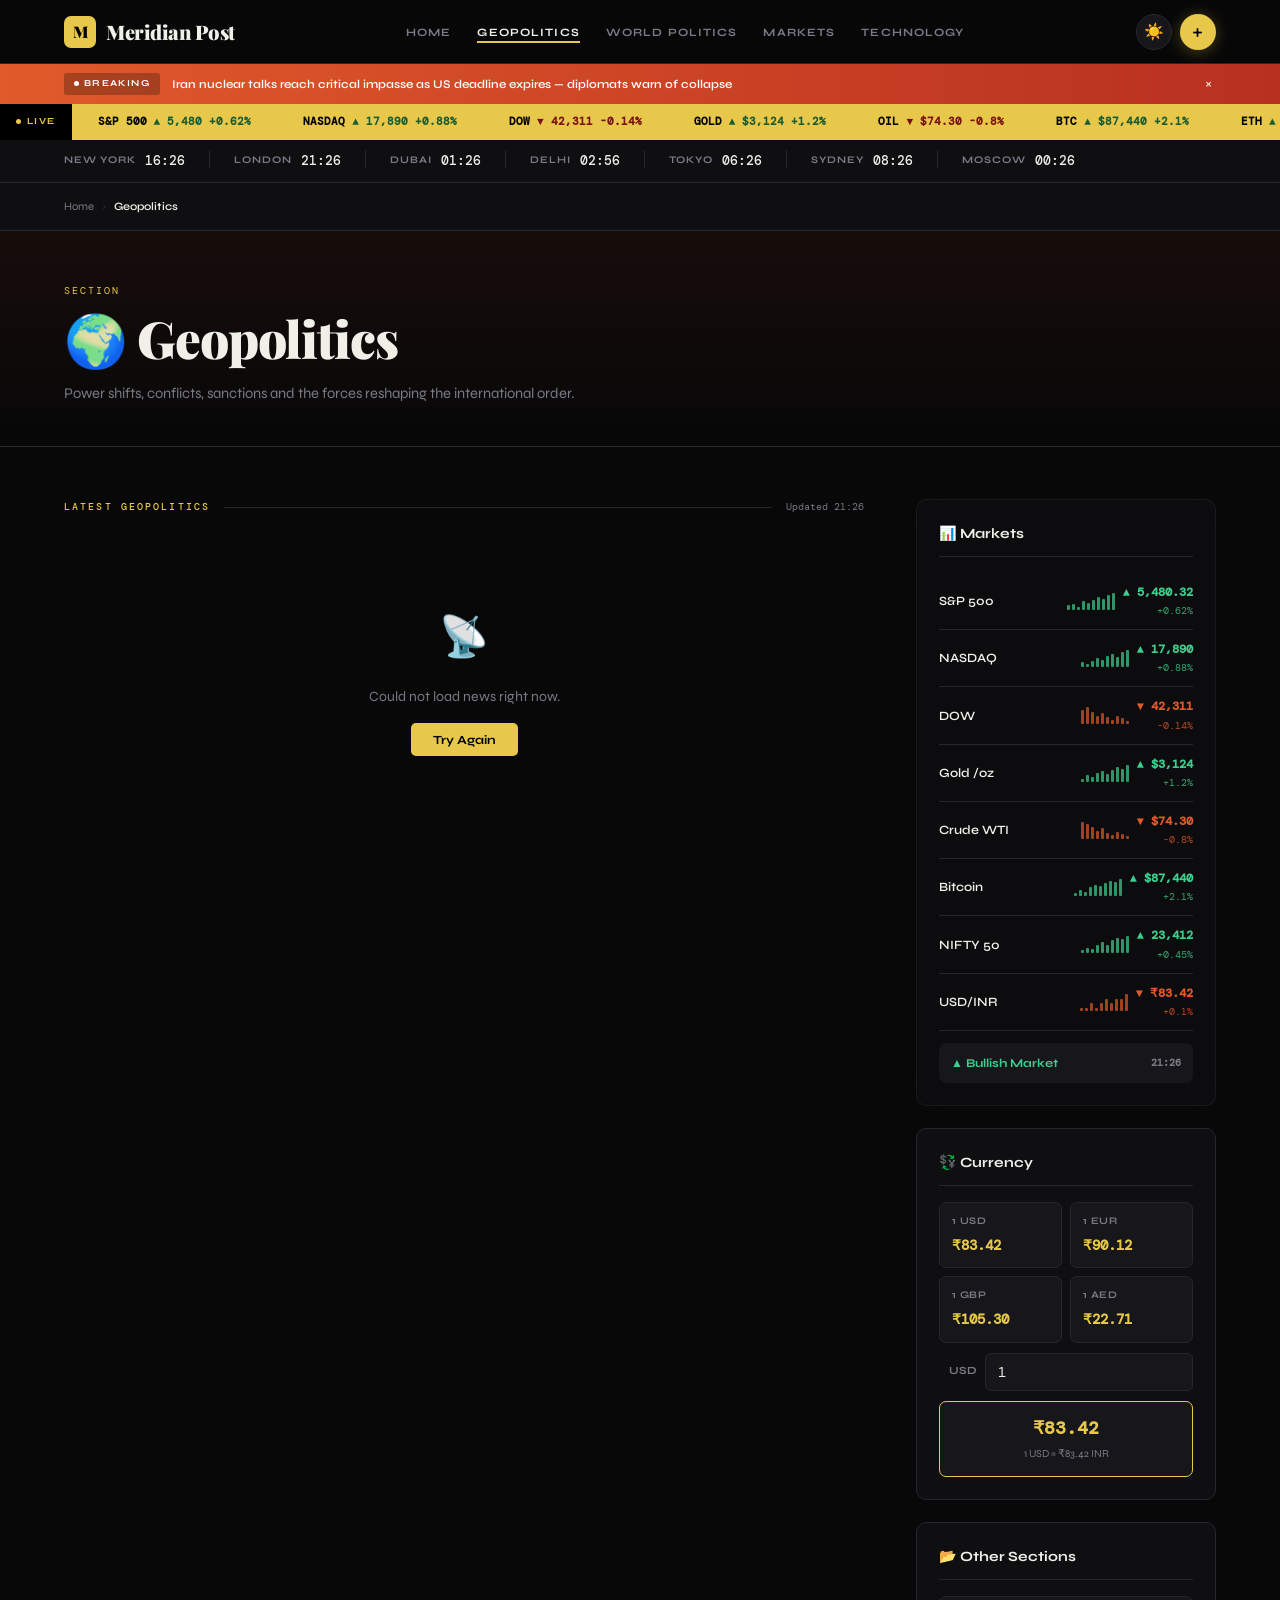
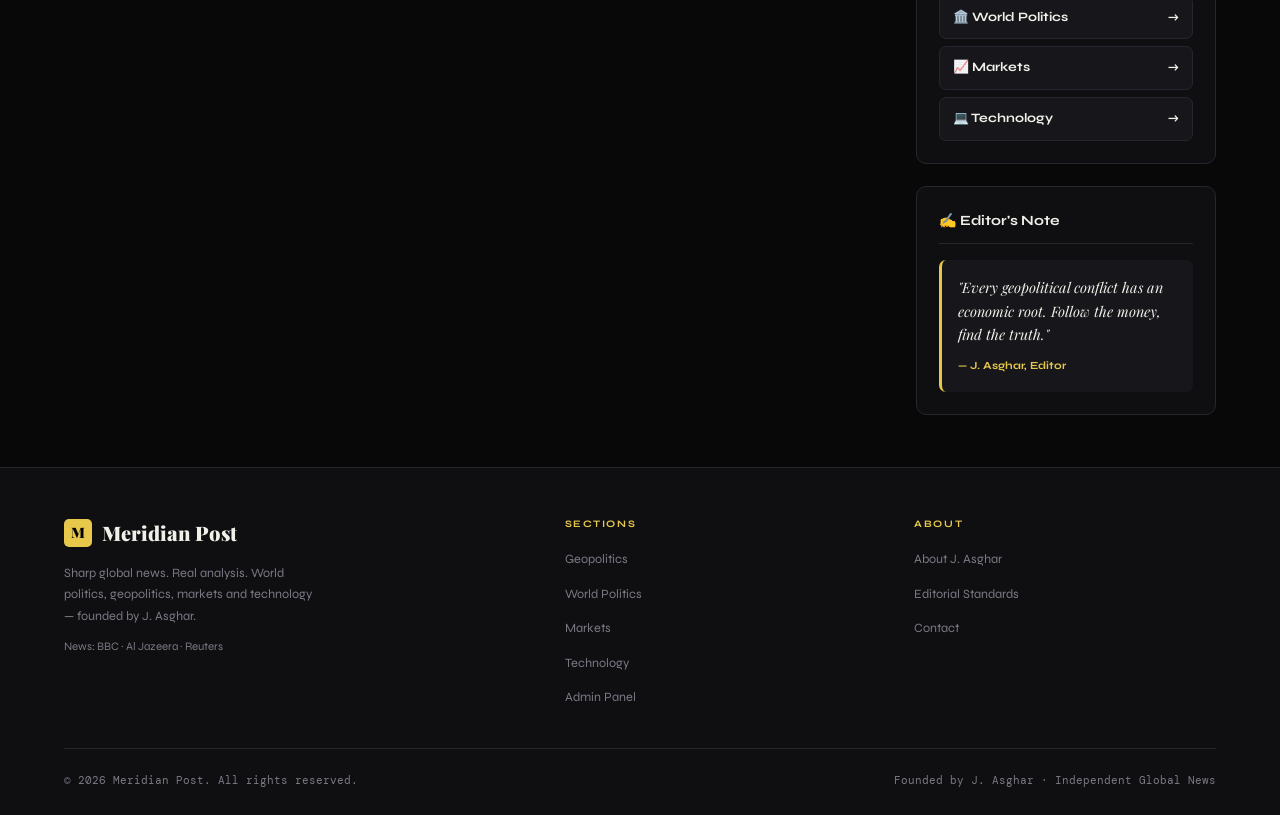
<file: geopolitics.html>
<!DOCTYPE html>
<html lang="en" data-theme="dark">
<head>
<meta charset="UTF-8"/><meta name="viewport" content="width=device-width,initial-scale=1.0"/>
<title>Geopolitics — Meridian Post</title>
<link rel="stylesheet" href="style.css"/>
</head>
<body>
<div id="pb"></div><div id="nv"></div><div id="al"></div><div id="tk"></div><div id="ck"></div>
<div class="breadcrumb"><a href="index.html">Home</a><span class="breadcrumb-sep">›</span><span class="breadcrumb-current">Geopolitics</span></div>
<div class="page-hero" style="background:linear-gradient(to bottom,rgba(224,90,43,0.07),transparent)">
  <div class="page-hero-label">Section</div>
  <h1>🌍 Geopolitics</h1>
  <p>Power shifts, conflicts, sanctions and the forces reshaping the international order.</p>
</div>
<div class="layout">
  <div>
    <div class="sec-head"><span class="sec-label">Latest Geopolitics</span><div class="sec-line"></div><span style="font-family:'DM Mono',monospace;font-size:0.6rem;color:var(--muted)" id="upd"></span></div>
    <div id="newsGrid"></div>
  </div>
  <aside class="sidebar">
    <div class="widget widget-glass"><div class="widget-title">📊 Markets</div><div id="marketWidget"></div></div>
    <div class="widget"><div class="widget-title">💱 Currency</div><div id="converterWidget"></div></div>
    <div class="widget"><div class="widget-title">📂 Other Sections</div><div class="sec-links"><a href="world-politics.html" class="sec-link">🏛️ World Politics <span>→</span></a><a href="markets.html" class="sec-link">📈 Markets <span>→</span></a><a href="technology.html" class="sec-link">💻 Technology <span>→</span></a></div></div>
    <div class="widget"><div class="widget-title">✍️ Editor's Note</div><div class="quote-box"><div class="quote-text">"Every geopolitical conflict has an economic root. Follow the money, find the truth."</div><div class="quote-sig">— J. Asghar, Editor</div></div></div>
  </aside>
</div>
<div id="ft"></div><div id="pw"></div><div id="ed"></div><div id="to"></div><div id="bt"></div>
<script src="app.js"></script>
<script>
document.getElementById('pb').innerHTML=progressHTML();document.getElementById('nv').innerHTML=navHTML('geopolitics');document.getElementById('al').innerHTML=alertHTML();document.getElementById('tk').innerHTML=tickerHTML();document.getElementById('ck').innerHTML=clockHTML();document.getElementById('ft').innerHTML=footerHTML();document.getElementById('pw').innerHTML=pwdModalHTML();document.getElementById('ed').innerHTML=editorModalHTML();document.getElementById('to').innerHTML=toastHTML();document.getElementById('bt').innerHTML=backTopHTML();initPage('geopolitics');
async function load(){showSkeleton('newsGrid',6);var a=await fetchNews('geopolitics');renderCards(a,'geopolitics','newsGrid');var u=document.getElementById('upd');if(u)u.textContent='Updated '+new Date().toLocaleTimeString('en-GB',{hour:'2-digit',minute:'2-digit'});}load();
</script>
</body></html>
</file>
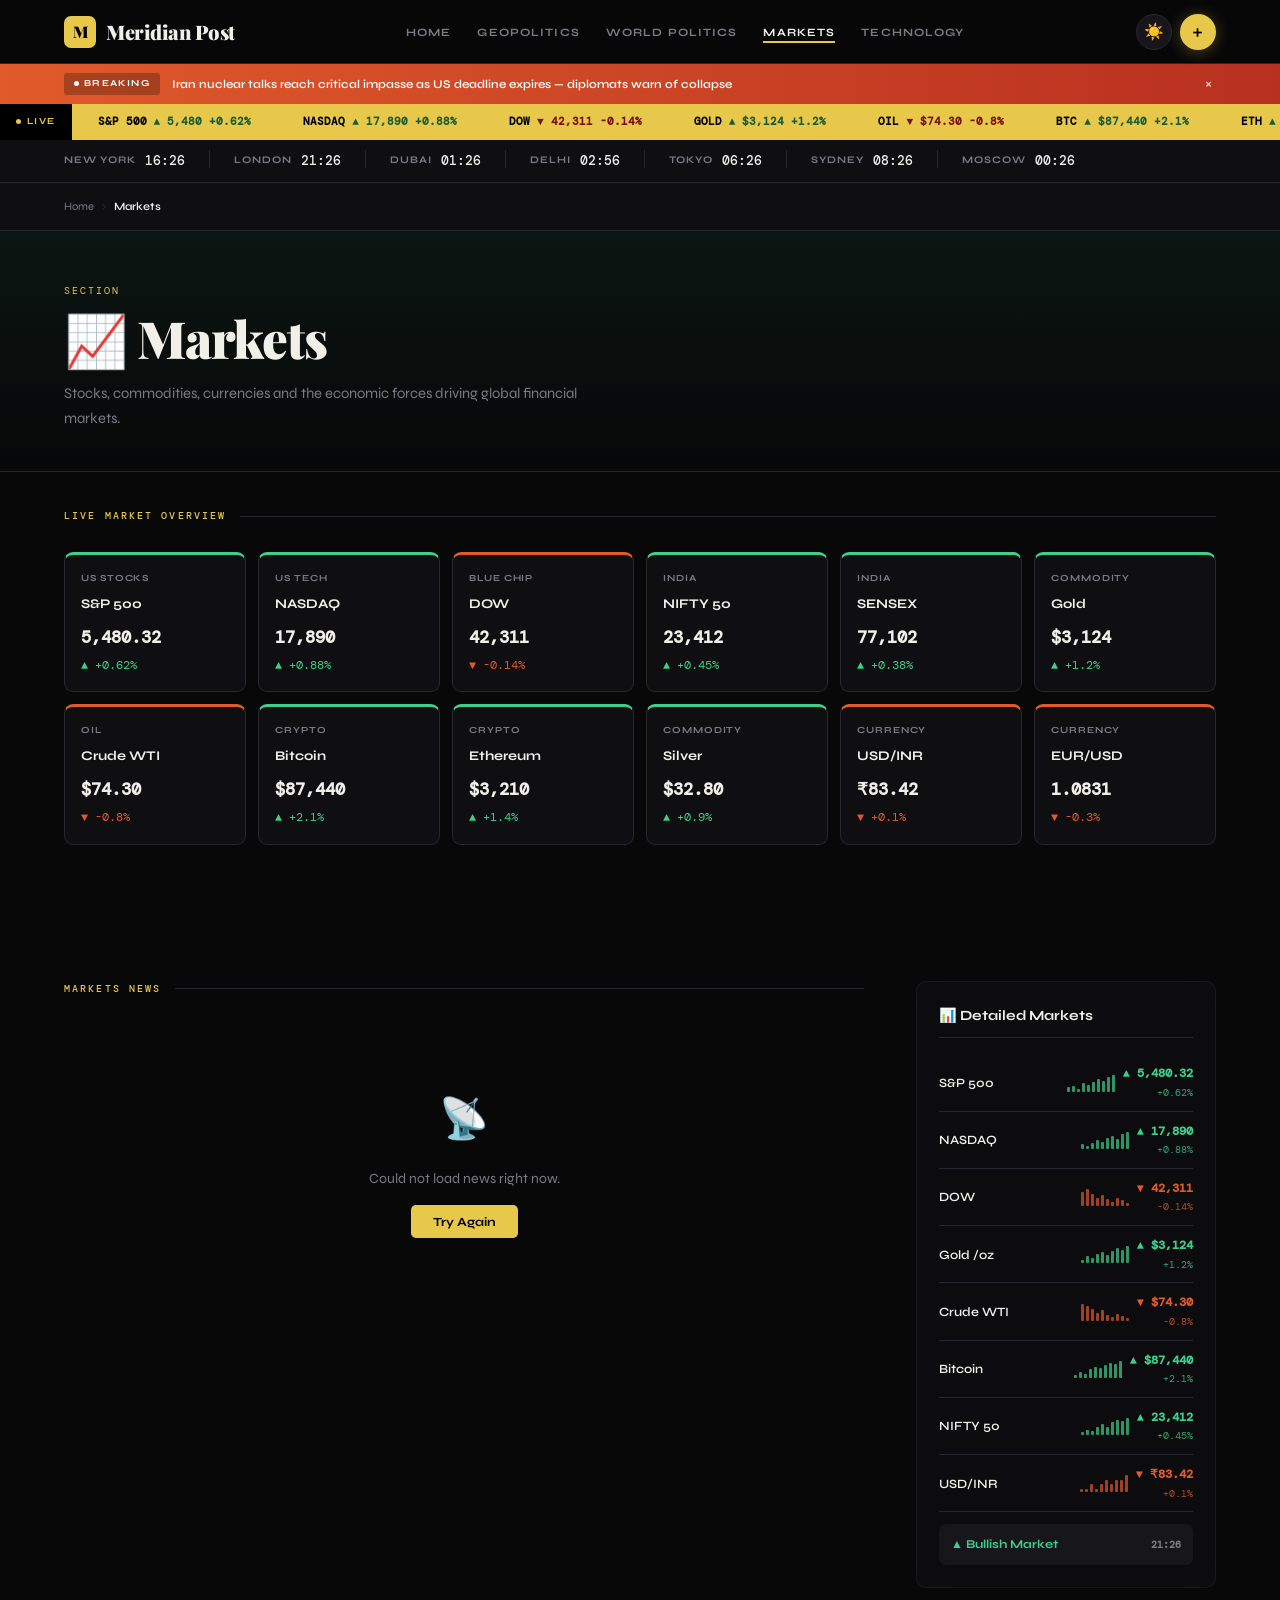
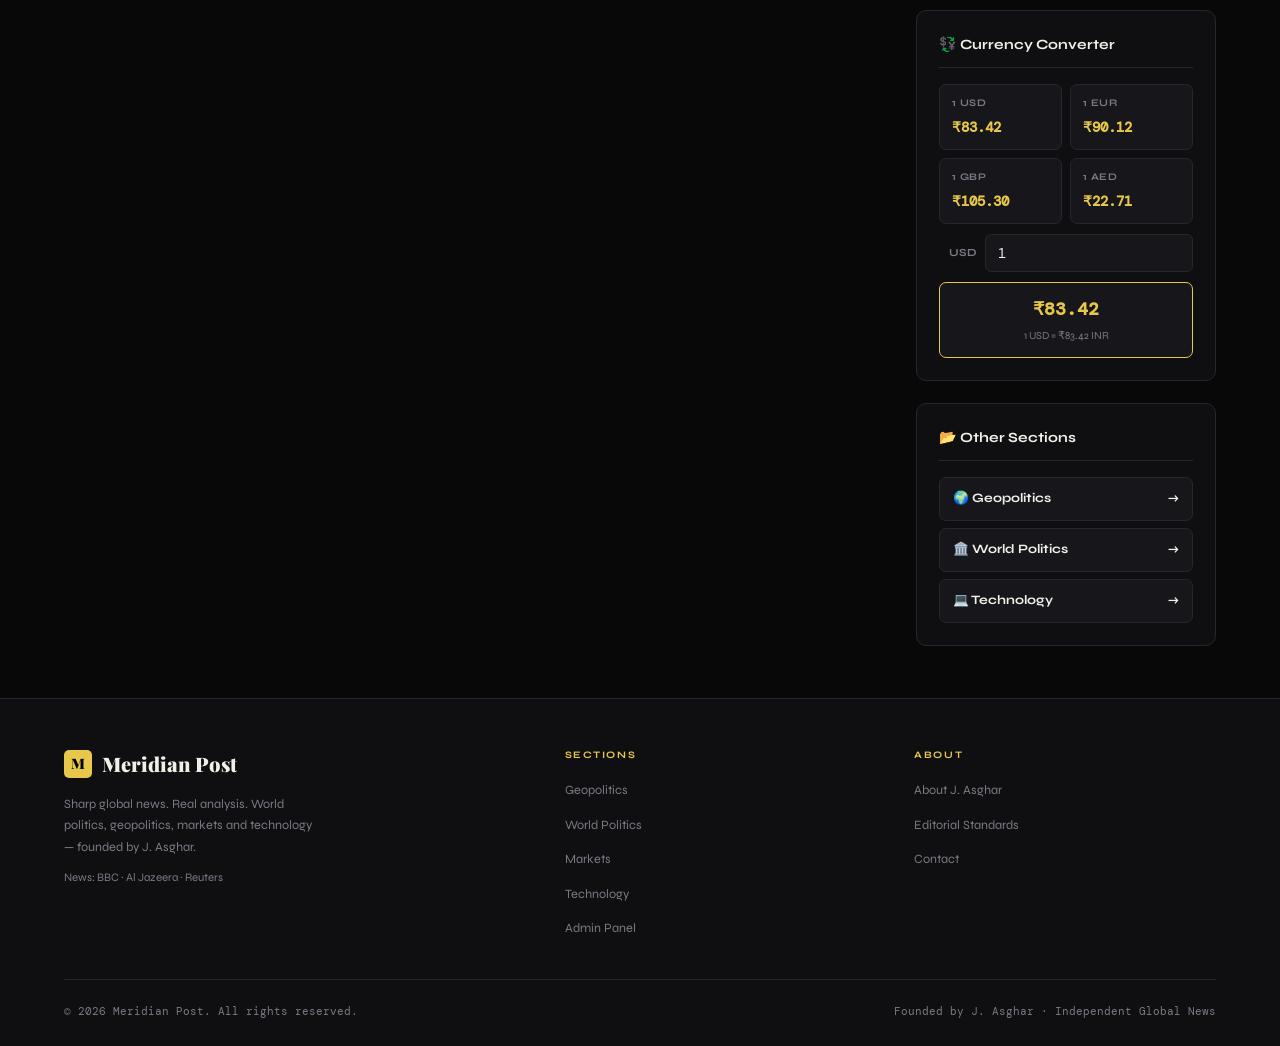
<file: markets.html>
<!DOCTYPE html>
<html lang="en" data-theme="dark">
<head>
<meta charset="UTF-8"/><meta name="viewport" content="width=device-width,initial-scale=1.0"/>
<title>Markets — Meridian Post</title>
<link rel="stylesheet" href="style.css"/>
</head>
<body>
<div id="pb"></div><div id="nv"></div><div id="al"></div><div id="tk"></div><div id="ck"></div>
<div class="breadcrumb"><a href="index.html">Home</a><span class="breadcrumb-sep">›</span><span class="breadcrumb-current">Markets</span></div>
<div class="page-hero" style="background:linear-gradient(to bottom,rgba(62,207,142,0.07),transparent)">
  <div class="page-hero-label">Section</div>
  <h1>📈 Markets</h1>
  <p>Stocks, commodities, currencies and the economic forces driving global financial markets.</p>
</div>
<div style="padding:0 5vw 40px">
  <div class="sec-head" style="margin-top:36px"><span class="sec-label">Live Market Overview</span><div class="sec-line"></div></div>
  <div style="display:grid;grid-template-columns:repeat(auto-fill,minmax(170px,1fr));gap:12px;margin-bottom:44px" id="mktCards"></div>
</div>
<div class="layout">
  <div>
    <div class="sec-head"><span class="sec-label">Markets News</span><div class="sec-line"></div></div>
    <div id="newsGrid"></div>
  </div>
  <aside class="sidebar">
    <div class="widget widget-glass"><div class="widget-title">📊 Detailed Markets</div><div id="marketWidget"></div></div>
    <div class="widget"><div class="widget-title">💱 Currency Converter</div><div id="converterWidget"></div></div>
    <div class="widget"><div class="widget-title">📂 Other Sections</div><div class="sec-links"><a href="geopolitics.html" class="sec-link">🌍 Geopolitics <span>→</span></a><a href="world-politics.html" class="sec-link">🏛️ World Politics <span>→</span></a><a href="technology.html" class="sec-link">💻 Technology <span>→</span></a></div></div>
  </aside>
</div>
<div id="ft"></div><div id="pw"></div><div id="ed"></div><div id="to"></div><div id="bt"></div>
<script src="app.js"></script>
<script>
document.getElementById('pb').innerHTML=progressHTML();document.getElementById('nv').innerHTML=navHTML('markets');document.getElementById('al').innerHTML=alertHTML();document.getElementById('tk').innerHTML=tickerHTML();document.getElementById('ck').innerHTML=clockHTML();document.getElementById('ft').innerHTML=footerHTML();document.getElementById('pw').innerHTML=pwdModalHTML();document.getElementById('ed').innerHTML=editorModalHTML();document.getElementById('to').innerHTML=toastHTML();document.getElementById('bt').innerHTML=backTopHTML();initPage('markets');
var FM=[{n:'S&P 500',v:'5,480.32',c:'+0.62%',u:true,s:'US Stocks'},{n:'NASDAQ',v:'17,890',c:'+0.88%',u:true,s:'US Tech'},{n:'DOW',v:'42,311',c:'-0.14%',u:false,s:'Blue Chip'},{n:'NIFTY 50',v:'23,412',c:'+0.45%',u:true,s:'India'},{n:'SENSEX',v:'77,102',c:'+0.38%',u:true,s:'India'},{n:'Gold',v:'$3,124',c:'+1.2%',u:true,s:'Commodity'},{n:'Crude WTI',v:'$74.30',c:'-0.8%',u:false,s:'Oil'},{n:'Bitcoin',v:'$87,440',c:'+2.1%',u:true,s:'Crypto'},{n:'Ethereum',v:'$3,210',c:'+1.4%',u:true,s:'Crypto'},{n:'Silver',v:'$32.80',c:'+0.9%',u:true,s:'Commodity'},{n:'USD/INR',v:'₹83.42',c:'+0.1%',u:false,s:'Currency'},{n:'EUR/USD',v:'1.0831',c:'-0.3%',u:false,s:'Currency'}];
document.getElementById('mktCards').innerHTML=FM.map(function(m){return '<div style="background:var(--surface);border:1px solid var(--border);border-radius:9px;padding:16px;border-top:3px solid '+(m.u?'var(--green)':'var(--red)')+'"><div style="font-size:0.58rem;font-weight:700;letter-spacing:0.1em;text-transform:uppercase;color:var(--muted);margin-bottom:6px">'+m.s+'</div><div style="font-size:0.83rem;font-weight:700;color:var(--text);margin-bottom:7px">'+m.n+'</div><div style="font-family:\'DM Mono\',monospace;font-size:1.05rem;font-weight:700;color:var(--text)">'+m.v+'</div><div style="font-family:\'DM Mono\',monospace;font-size:0.74rem;color:'+(m.u?'var(--green)':'var(--red)')+';margin-top:4px">'+(m.u?'▲':'▼')+' '+m.c+'</div></div>';}).join('');
async function load(){showSkeleton('newsGrid',6);var a=await fetchNews('markets');renderCards(a,'markets','newsGrid');}load();
</script>
</body></html>
</file>
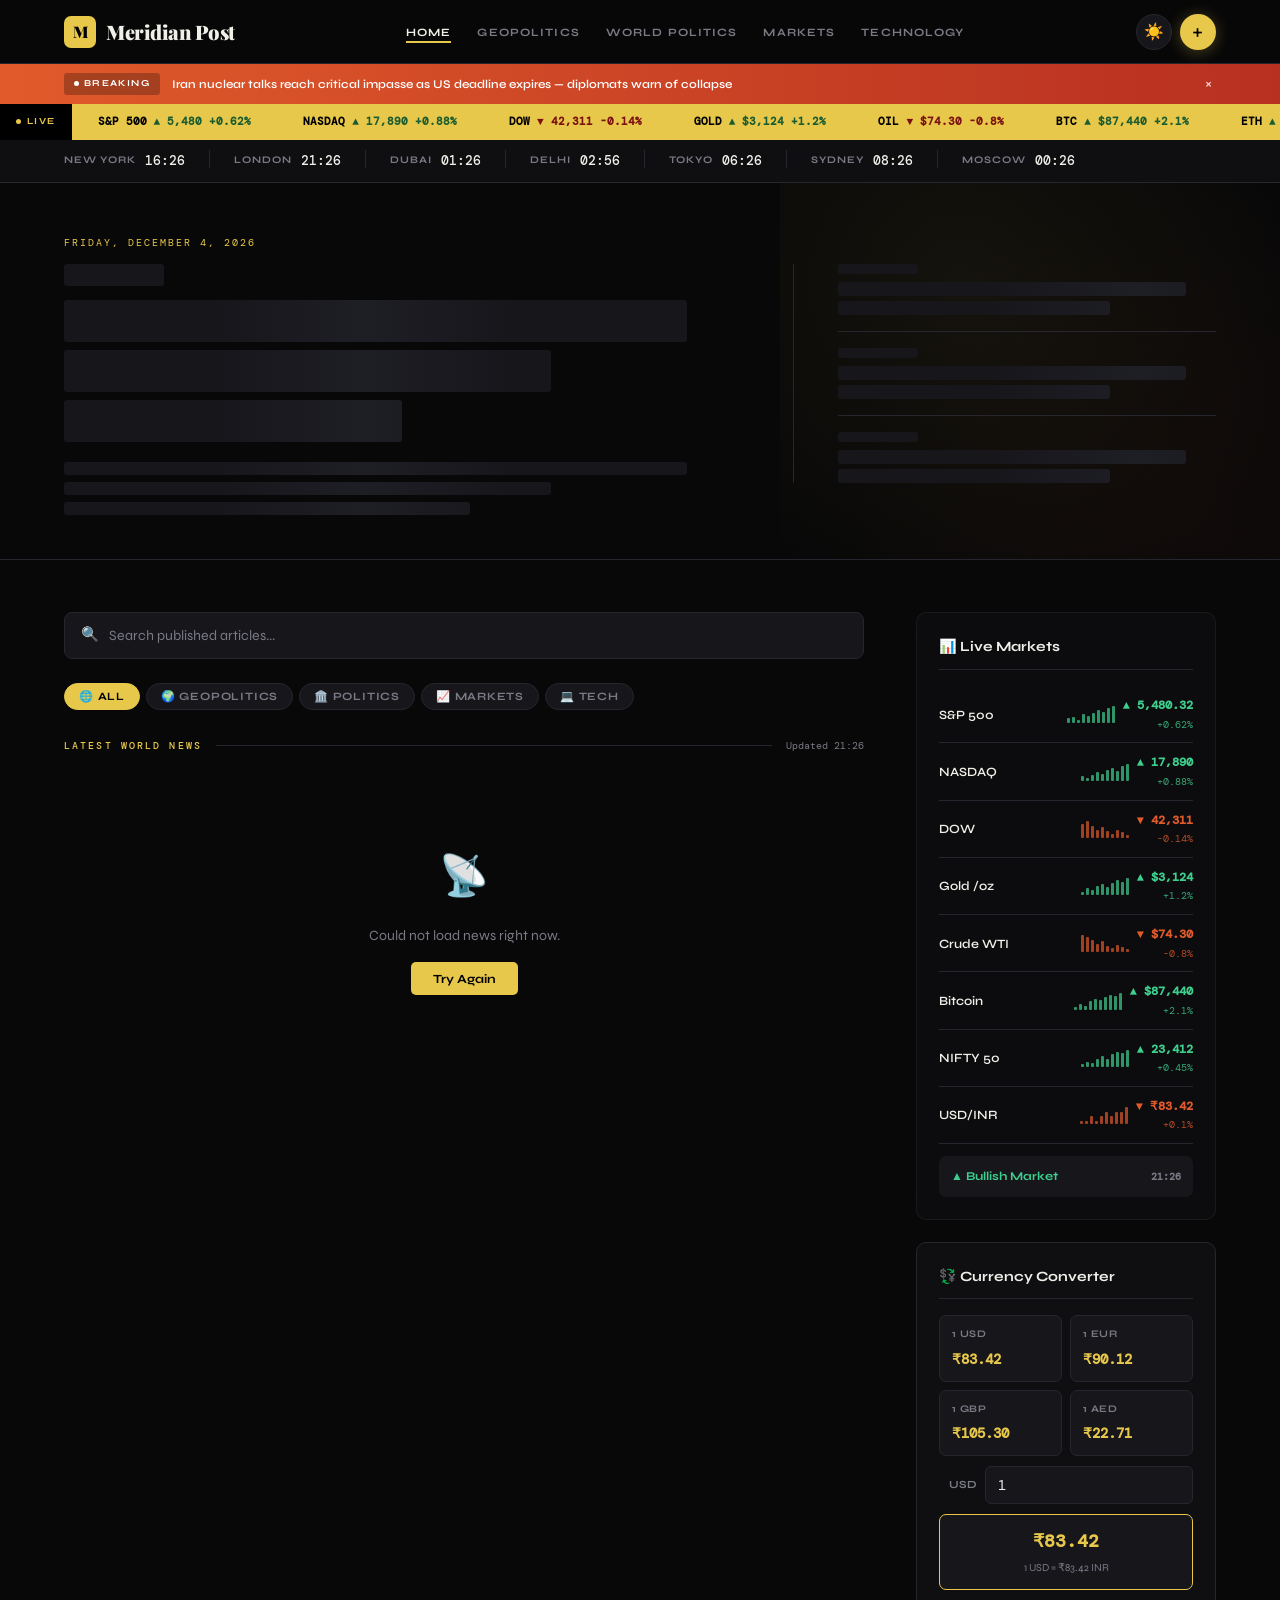
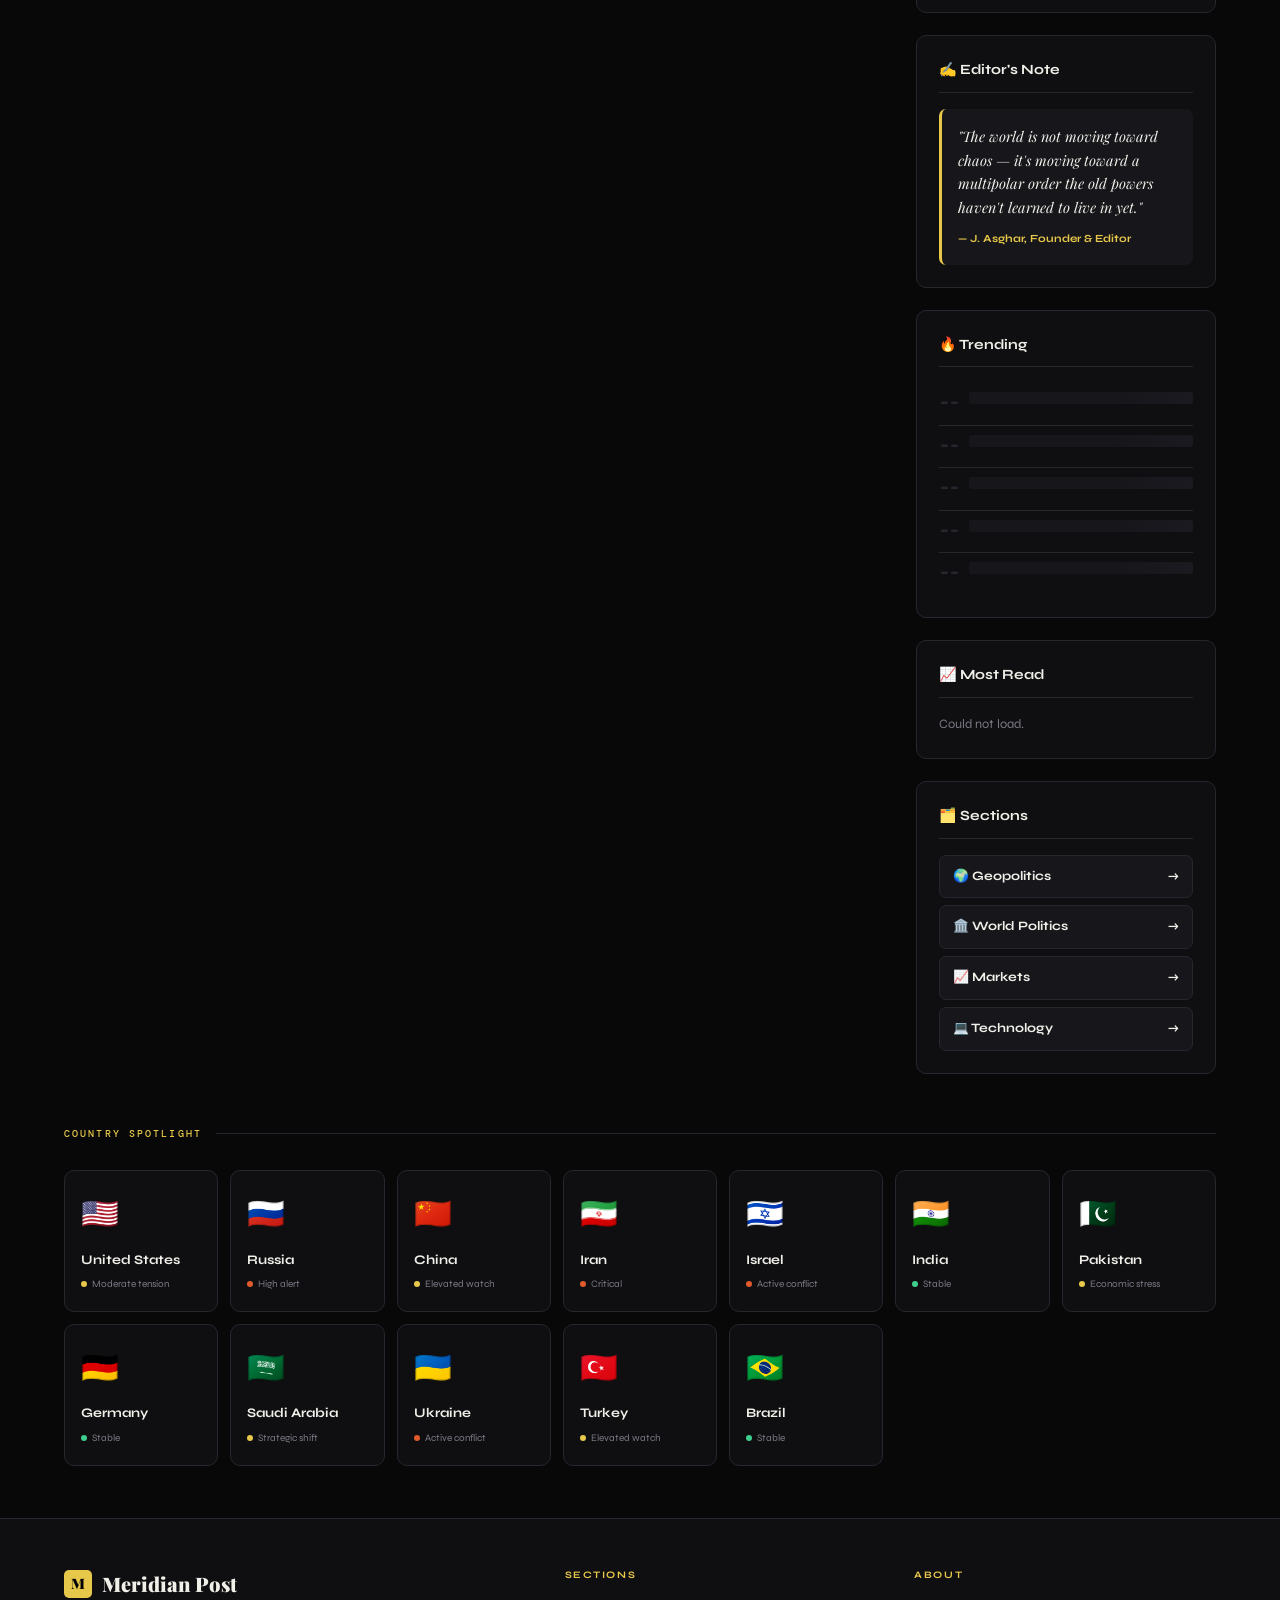
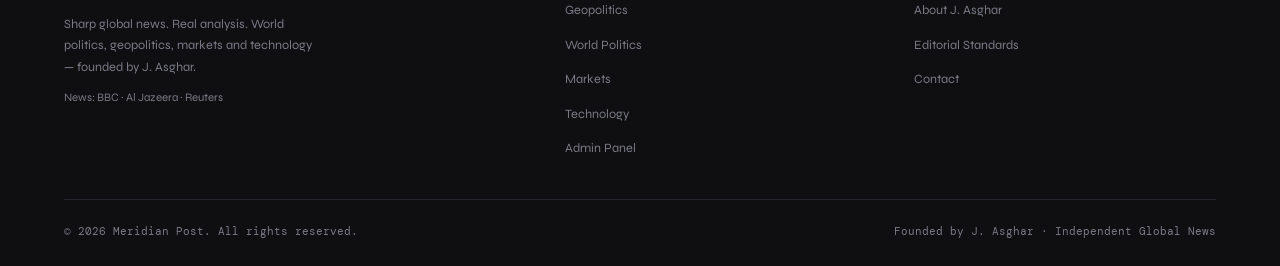
<file: news-article.html>
<!DOCTYPE html>
<html lang="en" data-theme="dark">
<head>
<meta charset="UTF-8"/>
<meta name="viewport" content="width=device-width,initial-scale=1.0"/>
<title>News — Meridian Post</title>
<link rel="stylesheet" href="style.css"/>
</head>
<body>
<div id="pb"></div><div id="nv"></div><div id="al"></div><div id="tk"></div><div id="ck"></div>

<div class="breadcrumb">
  <a href="index.html">Home</a>
  <span class="breadcrumb-sep">›</span>
  <span class="breadcrumb-current" id="breadCat">News</span>
</div>

<div class="article-page">
  <div>
    <button class="article-back" onclick="history.back()">← Back</button>
    <div id="articleContent">
      <div class="skeleton" style="height:12px;width:100px;margin-bottom:14px;border-radius:3px"></div>
      <div class="skeleton skel-l" style="height:32px;margin-bottom:8px;border-radius:3px"></div>
      <div class="skeleton skel-m" style="height:32px;margin-bottom:20px;border-radius:3px"></div>
      <div class="skeleton" style="width:100%;aspect-ratio:16/6;border-radius:9px;margin-bottom:26px"></div>
      <div class="skeleton skel-l" style="height:13px;margin-bottom:7px;border-radius:3px"></div>
      <div class="skeleton skel-m" style="height:13px;margin-bottom:28px;border-radius:3px"></div>
      <div class="skeleton skel-l" style="height:14px;margin-bottom:8px;border-radius:3px"></div>
      <div class="skeleton skel-l" style="height:14px;margin-bottom:8px;border-radius:3px"></div>
      <div class="skeleton skel-m" style="height:14px;border-radius:3px"></div>
    </div>
  </div>
  <aside class="sidebar" style="padding-top:60px">
    <div class="widget widget-glass">
      <div class="widget-title">📊 Markets</div>
      <div id="marketWidget"></div>
    </div>
    <div class="widget">
      <div class="widget-title">🗂️ Browse</div>
      <div class="sec-links">
        <a href="index.html" class="sec-link">🌐 Home <span>→</span></a>
        <a href="geopolitics.html" class="sec-link">🌍 Geopolitics <span>→</span></a>
        <a href="world-politics.html" class="sec-link">🏛️ World Politics <span>→</span></a>
        <a href="markets.html" class="sec-link">📈 Markets <span>→</span></a>
        <a href="technology.html" class="sec-link">💻 Technology <span>→</span></a>
      </div>
    </div>
    <div class="widget">
      <div class="widget-title">✍️ Editor's Note</div>
      <div class="quote-box">
        <div class="quote-text">"Every conflict has an economic root. Follow the money, find the truth."</div>
        <div class="quote-sig">— J. Asghar, Editor</div>
      </div>
    </div>
  </aside>
</div>

<div id="ft"></div><div id="pw"></div><div id="ed"></div><div id="to"></div><div id="bt"></div>

<script src="app.js"></script>
<script>
document.getElementById('pb').innerHTML = progressHTML();
document.getElementById('nv').innerHTML = navHTML('');
document.getElementById('al').innerHTML = alertHTML();
document.getElementById('tk').innerHTML = tickerHTML();
document.getElementById('ck').innerHTML = clockHTML();
document.getElementById('ft').innerHTML = footerHTML();
document.getElementById('pw').innerHTML = pwdModalHTML();
document.getElementById('ed').innerHTML = editorModalHTML();
document.getElementById('to').innerHTML = toastHTML();
document.getElementById('bt').innerHTML = backTopHTML();
initPage('');

var raw = localStorage.getItem('mp-news');
if (!raw) {
  window.location.href = 'index.html';
} else {
  try {
    var a = JSON.parse(raw);
    document.title = a.title + ' — Meridian Post';
    var bc = document.getElementById('breadCat');
    if (bc) bc.textContent = a.category || 'News';
    var rt = readTime(a.description || '');
    var pageUrl = window.location.href;

    document.getElementById('articleContent').innerHTML =
      '<div class="article-cat cat-geo">' + H(a.source || 'World News') + '</div>' +
      '<h1 class="article-h1">' + H(a.title) + '</h1>' +
      (a.image
        ? '<img class="article-cover" src="' + A(a.image) + '" alt="" onerror="this.style.display=\'none\'">'
        : '<div class="article-cover-ph" style="background:linear-gradient(135deg,#1a1a2e,#2a2a4e)">🌍</div>') +
      '<div class="article-meta">' +
        '<span class="src">' + H(a.source || 'News') + '</span>' +
        '<span>' + (a.time || '') + '</span>' +
        '<span>⏱ ' + rt + ' min read</span>' +
      '</div>' +
      (a.description ? '<div class="article-body"><p>' + H(a.description) + '</p></div>' : '') +
      '<div class="article-share">' +
        '<span class="share-label">Share:</span>' +
        '<button class="share-btn" onclick="shareArticle(\'' + A(a.title) + '\',\'' + A(pageUrl) + '\')">🔗 Copy Link</button>' +
        '<button class="share-btn share-btn-wa" onclick="shareWA(\'' + A(a.title) + '\',\'' + A(a.url) + '\')">WhatsApp</button>' +
        '<button class="share-btn share-btn-tw" onclick="shareTW(\'' + A(a.title) + '\',\'' + A(a.url) + '\')">Twitter / X</button>' +
      '</div>' +
      '<div class="article-cta">' +
        '<p>This article is published by <strong>' + H(a.source || 'the publisher') + '</strong>. Read the full story on their website.</p>' +
        '<a href="' + A(a.url) + '" target="_blank" rel="noopener">Read Full Article on ' + H(a.source || 'Source') + ' ↗</a>' +
      '</div>';
  } catch(e) {
    window.location.href = 'index.html';
  }
}
</script>
</body>
</html>
</file>
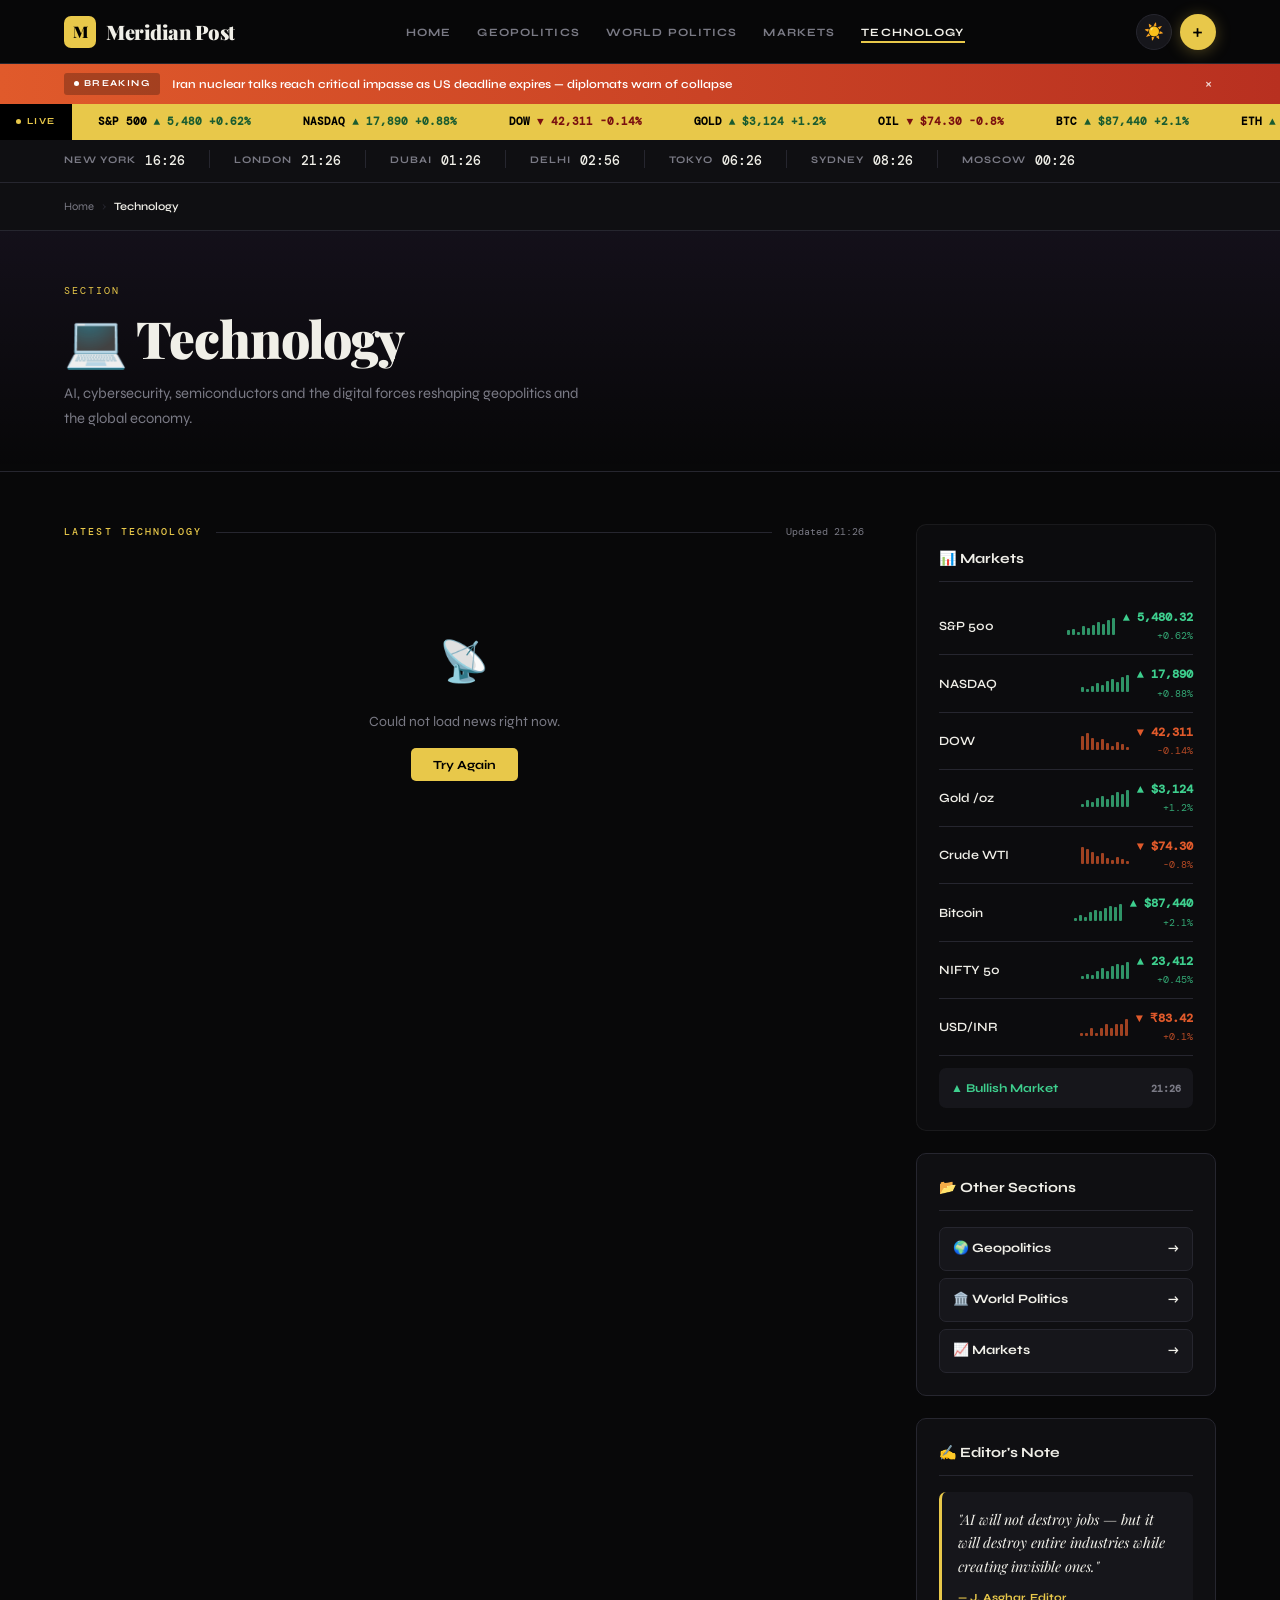
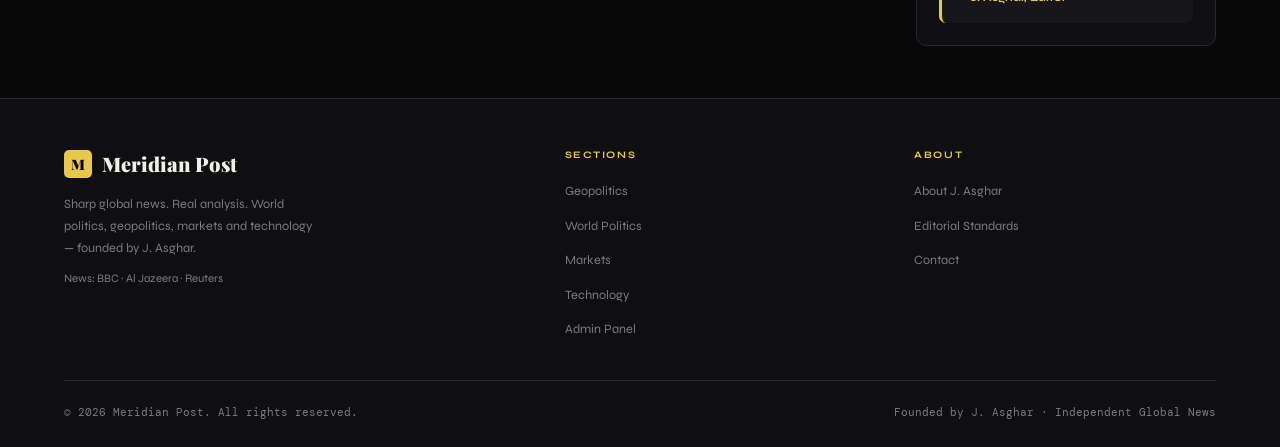
<file: technology.html>
<!DOCTYPE html>
<html lang="en" data-theme="dark">
<head>
<meta charset="UTF-8"/><meta name="viewport" content="width=device-width,initial-scale=1.0"/>
<title>Technology — Meridian Post</title>
<link rel="stylesheet" href="style.css"/>
</head>
<body>
<div id="pb"></div><div id="nv"></div><div id="al"></div><div id="tk"></div><div id="ck"></div>
<div class="breadcrumb"><a href="index.html">Home</a><span class="breadcrumb-sep">›</span><span class="breadcrumb-current">Technology</span></div>
<div class="page-hero" style="background:linear-gradient(to bottom,rgba(180,127,255,0.07),transparent)">
  <div class="page-hero-label">Section</div>
  <h1>💻 Technology</h1>
  <p>AI, cybersecurity, semiconductors and the digital forces reshaping geopolitics and the global economy.</p>
</div>
<div class="layout">
  <div>
    <div class="sec-head"><span class="sec-label">Latest Technology</span><div class="sec-line"></div><span style="font-family:'DM Mono',monospace;font-size:0.6rem;color:var(--muted)" id="upd"></span></div>
    <div id="newsGrid"></div>
  </div>
  <aside class="sidebar">
    <div class="widget widget-glass"><div class="widget-title">📊 Markets</div><div id="marketWidget"></div></div>
    <div class="widget"><div class="widget-title">📂 Other Sections</div><div class="sec-links"><a href="geopolitics.html" class="sec-link">🌍 Geopolitics <span>→</span></a><a href="world-politics.html" class="sec-link">🏛️ World Politics <span>→</span></a><a href="markets.html" class="sec-link">📈 Markets <span>→</span></a></div></div>
    <div class="widget"><div class="widget-title">✍️ Editor's Note</div><div class="quote-box"><div class="quote-text">"AI will not destroy jobs — but it will destroy entire industries while creating invisible ones."</div><div class="quote-sig">— J. Asghar, Editor</div></div></div>
  </aside>
</div>
<div id="ft"></div><div id="pw"></div><div id="ed"></div><div id="to"></div><div id="bt"></div>
<script src="app.js"></script>
<script>
document.getElementById('pb').innerHTML=progressHTML();document.getElementById('nv').innerHTML=navHTML('technology');document.getElementById('al').innerHTML=alertHTML();document.getElementById('tk').innerHTML=tickerHTML();document.getElementById('ck').innerHTML=clockHTML();document.getElementById('ft').innerHTML=footerHTML();document.getElementById('pw').innerHTML=pwdModalHTML();document.getElementById('ed').innerHTML=editorModalHTML();document.getElementById('to').innerHTML=toastHTML();document.getElementById('bt').innerHTML=backTopHTML();initPage('technology');
async function load(){showSkeleton('newsGrid',6);var a=await fetchNews('technology');renderCards(a,'technology','newsGrid');var u=document.getElementById('upd');if(u)u.textContent='Updated '+new Date().toLocaleTimeString('en-GB',{hour:'2-digit',minute:'2-digit'});}load();
</script>
</body></html>
</file>
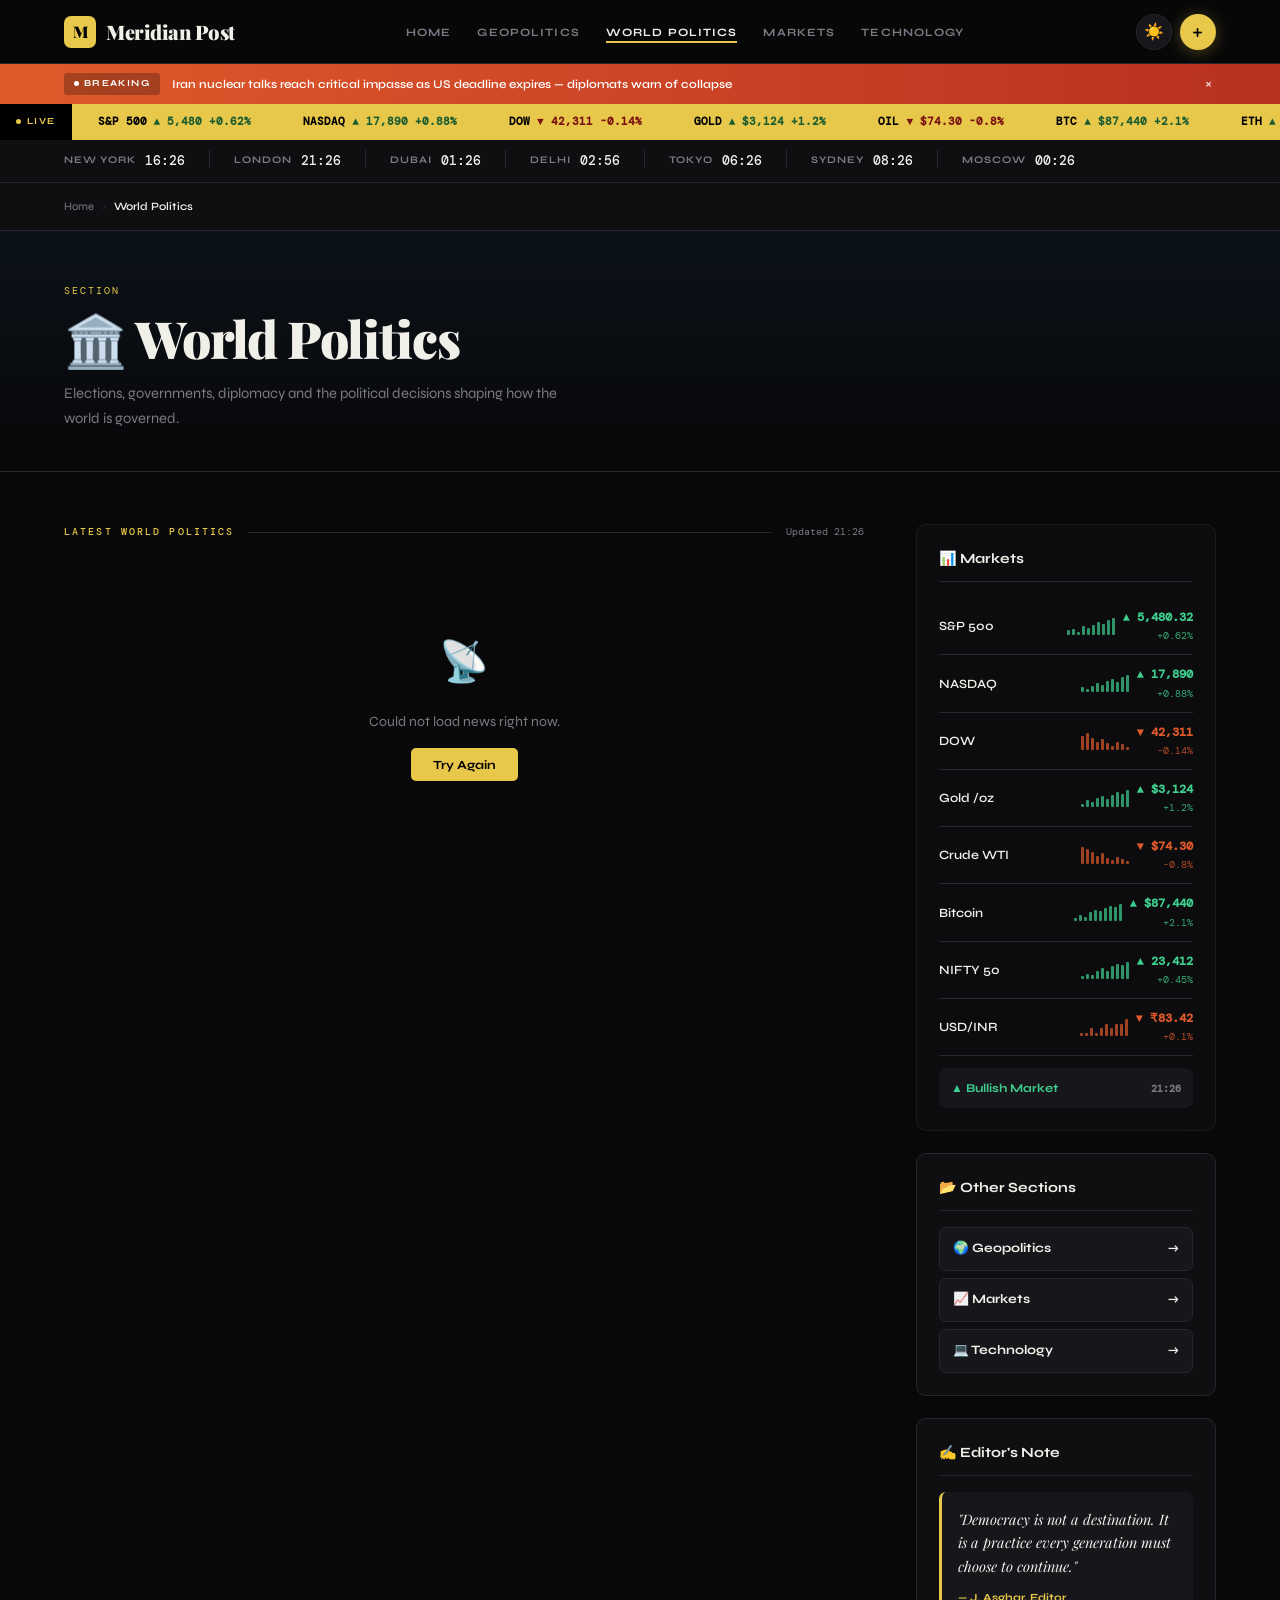
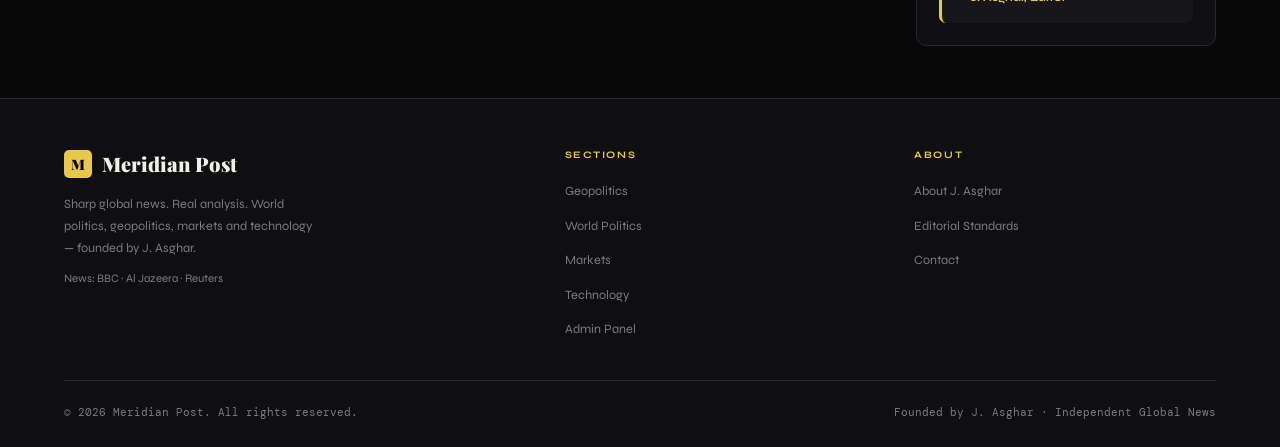
<file: world-politics.html>
<!DOCTYPE html>
<html lang="en" data-theme="dark">
<head>
<meta charset="UTF-8"/><meta name="viewport" content="width=device-width,initial-scale=1.0"/>
<title>World Politics — Meridian Post</title>
<link rel="stylesheet" href="style.css"/>
</head>
<body>
<div id="pb"></div><div id="nv"></div><div id="al"></div><div id="tk"></div><div id="ck"></div>
<div class="breadcrumb"><a href="index.html">Home</a><span class="breadcrumb-sep">›</span><span class="breadcrumb-current">World Politics</span></div>
<div class="page-hero" style="background:linear-gradient(to bottom,rgba(74,158,255,0.07),transparent)">
  <div class="page-hero-label">Section</div>
  <h1>🏛️ World Politics</h1>
  <p>Elections, governments, diplomacy and the political decisions shaping how the world is governed.</p>
</div>
<div class="layout">
  <div>
    <div class="sec-head"><span class="sec-label">Latest World Politics</span><div class="sec-line"></div><span style="font-family:'DM Mono',monospace;font-size:0.6rem;color:var(--muted)" id="upd"></span></div>
    <div id="newsGrid"></div>
  </div>
  <aside class="sidebar">
    <div class="widget widget-glass"><div class="widget-title">📊 Markets</div><div id="marketWidget"></div></div>
    <div class="widget"><div class="widget-title">📂 Other Sections</div><div class="sec-links"><a href="geopolitics.html" class="sec-link">🌍 Geopolitics <span>→</span></a><a href="markets.html" class="sec-link">📈 Markets <span>→</span></a><a href="technology.html" class="sec-link">💻 Technology <span>→</span></a></div></div>
    <div class="widget"><div class="widget-title">✍️ Editor's Note</div><div class="quote-box"><div class="quote-text">"Democracy is not a destination. It is a practice every generation must choose to continue."</div><div class="quote-sig">— J. Asghar, Editor</div></div></div>
  </aside>
</div>
<div id="ft"></div><div id="pw"></div><div id="ed"></div><div id="to"></div><div id="bt"></div>
<script src="app.js"></script>
<script>
document.getElementById('pb').innerHTML=progressHTML();document.getElementById('nv').innerHTML=navHTML('world-politics');document.getElementById('al').innerHTML=alertHTML();document.getElementById('tk').innerHTML=tickerHTML();document.getElementById('ck').innerHTML=clockHTML();document.getElementById('ft').innerHTML=footerHTML();document.getElementById('pw').innerHTML=pwdModalHTML();document.getElementById('ed').innerHTML=editorModalHTML();document.getElementById('to').innerHTML=toastHTML();document.getElementById('bt').innerHTML=backTopHTML();initPage('world-politics');
async function load(){showSkeleton('newsGrid',6);var a=await fetchNews('world');renderCards(a,'world','newsGrid');var u=document.getElementById('upd');if(u)u.textContent='Updated '+new Date().toLocaleTimeString('en-GB',{hour:'2-digit',minute:'2-digit'});}load();
</script>
</body></html>
</file>
<file: style.css>
@import url('https://fonts.googleapis.com/css2?family=Playfair+Display:ital,wght@0,700;0,900;1,700&family=Syne:wght@400;600;700;800&family=DM+Mono:wght@400;500&display=swap');

:root {
  --bg:#080809;--surface:#0f0f12;--surface2:#16161b;--surface3:#1e1e25;
  --border:#26262f;--accent:#e8c84a;--accent2:#e05a2b;--accent3:#4a9eff;
  --text:#f0efe8;--text2:#c8c7c0;--muted:#7a7a85;
  --green:#3ecf8e;--red:#e05a2b;--purple:#b47fff;
  --nav-bg:rgba(8,8,9,0.93);
  --ease:cubic-bezier(0.25,1,0.5,1);
  --ease-expo:cubic-bezier(0.16,1,0.3,1);
}
[data-theme="light"] {
  --bg:#f7f6f1;--surface:#ffffff;--surface2:#f0efe8;--surface3:#e8e7e0;
  --border:#d8d7d0;--accent:#c9a820;--accent2:#c94020;--accent3:#2478e0;
  --text:#12121a;--text2:#38383f;--muted:#787882;
  --green:#2a9e6a;--red:#c94020;--purple:#8a4fcf;
  --nav-bg:rgba(247,246,241,0.95);
}

*,*::before,*::after{margin:0;padding:0;box-sizing:border-box;}
html{scroll-behavior:smooth;}
body{background:var(--bg);color:var(--text);font-family:'Syne',sans-serif;font-size:15px;line-height:1.7;overflow-x:hidden;transition:background 0.4s,color 0.4s;}
a{text-decoration:none;color:inherit;}
button{cursor:pointer;font-family:inherit;}
img{max-width:100%;display:block;}
::-webkit-scrollbar{width:3px;}
::-webkit-scrollbar-track{background:var(--bg);}
::-webkit-scrollbar-thumb{background:var(--accent);border-radius:2px;}

@keyframes fadeUp{from{opacity:0;transform:translateY(24px)}to{opacity:1;transform:translateY(0)}}
@keyframes fadeIn{from{opacity:0}to{opacity:1}}
@keyframes slideDown{from{opacity:0;transform:translateY(-14px)}to{opacity:1;transform:translateY(0)}}
@keyframes scaleIn{from{opacity:0;transform:scale(0.95)}to{opacity:1;transform:scale(1)}}
@keyframes ticker{0%{transform:translateX(0)}100%{transform:translateX(-50%)}}
@keyframes pulse{0%,100%{opacity:1}50%{opacity:0.25}}
@keyframes shimmer{0%{background-position:-600px 0}100%{background-position:600px 0}}
@keyframes gradMove{0%{background-position:0% 50%}50%{background-position:100% 50%}100%{background-position:0% 50%}}
@keyframes spin{to{transform:rotate(360deg)}}

.progress-bar{position:fixed;top:0;left:0;height:2.5px;background:linear-gradient(90deg,var(--accent),var(--accent2));z-index:600;width:0%;transition:width 0.1s linear;border-radius:0 2px 2px 0;pointer-events:none;}

.alert-banner{background:linear-gradient(90deg,var(--accent2),#b83020,var(--accent2));background-size:200% 100%;animation:gradMove 5s ease infinite;padding:9px 5vw;display:flex;align-items:center;gap:12px;overflow:hidden;}
.alert-label{flex-shrink:0;background:rgba(0,0,0,0.25);color:#fff;font-size:0.57rem;font-weight:700;letter-spacing:0.15em;text-transform:uppercase;padding:3px 10px;border-radius:3px;display:flex;align-items:center;gap:5px;}
.alert-dot{width:5px;height:5px;background:#fff;border-radius:50%;animation:pulse 1s infinite;}
.alert-text{color:#fff;font-size:0.74rem;font-weight:600;flex:1;white-space:nowrap;overflow:hidden;text-overflow:ellipsis;transition:opacity 0.4s;}
.alert-close{flex-shrink:0;background:none;border:none;color:rgba(255,255,255,0.75);font-size:1.1rem;line-height:1;padding:0 4px;transition:color 0.2s;}
.alert-close:hover{color:#fff;}

.nav{position:sticky;top:0;z-index:500;height:64px;background:var(--nav-bg);backdrop-filter:blur(24px);-webkit-backdrop-filter:blur(24px);border-bottom:1px solid var(--border);display:flex;align-items:center;justify-content:space-between;padding:0 5vw;animation:slideDown 0.5s var(--ease-expo) both;transition:background 0.4s;}
.nav-logo{display:flex;align-items:center;gap:10px;}
.nav-logo-mark{width:32px;height:32px;background:var(--accent);border-radius:7px;display:flex;align-items:center;justify-content:center;font-family:'Playfair Display',serif;font-weight:900;font-size:1rem;color:#000;flex-shrink:0;transition:transform 0.35s var(--ease);}
.nav-logo:hover .nav-logo-mark{transform:rotate(-10deg) scale(1.05);}
.nav-logo-text{font-family:'Playfair Display',serif;font-size:1.25rem;font-weight:900;letter-spacing:-0.5px;color:var(--text);}
.nav-links{display:flex;align-items:center;gap:2px;list-style:none;}
.nav-links a{color:var(--muted);font-size:0.7rem;font-weight:700;letter-spacing:0.1em;text-transform:uppercase;padding:7px 12px;border-radius:6px;transition:color 0.2s;position:relative;}
.nav-links a::after{content:'';position:absolute;bottom:3px;left:12px;right:12px;height:1.5px;background:var(--accent);transform:scaleX(0);transform-origin:left;transition:transform 0.25s var(--ease);}
.nav-links a:hover,.nav-links a.active{color:var(--text);}
.nav-links a:hover::after,.nav-links a.active::after{transform:scaleX(1);}
.nav-right{display:flex;align-items:center;gap:8px;}
.btn-theme{width:36px;height:36px;border-radius:50%;background:var(--surface2);border:1px solid var(--border);color:var(--text);font-size:1rem;display:flex;align-items:center;justify-content:center;transition:border-color 0.2s,transform 0.35s;}
.btn-theme:hover{border-color:var(--accent);transform:rotate(25deg);}
.btn-plus{width:36px;height:36px;border-radius:50%;background:var(--accent);border:none;color:#000;font-size:1.5rem;font-weight:300;line-height:1;display:flex;align-items:center;justify-content:center;transition:all 0.3s var(--ease);box-shadow:0 2px 16px rgba(232,200,74,0.3);}
.btn-plus:hover{transform:scale(1.1) rotate(90deg);box-shadow:0 4px 24px rgba(232,200,74,0.45);}
.hamburger{display:none;flex-direction:column;gap:5px;padding:5px;background:none;border:none;}
.hamburger span{display:block;width:21px;height:2px;background:var(--text);border-radius:2px;transition:all 0.3s;}
.hamburger.open span:nth-child(1){transform:translateY(7px) rotate(45deg);}
.hamburger.open span:nth-child(2){opacity:0;transform:scaleX(0);}
.hamburger.open span:nth-child(3){transform:translateY(-7px) rotate(-45deg);}
.mobile-nav{display:none;position:fixed;top:64px;left:0;right:0;background:var(--surface);border-bottom:1px solid var(--border);padding:12px 5vw;z-index:499;flex-direction:column;gap:2px;animation:slideDown 0.25s var(--ease);}
.mobile-nav.open{display:flex;}
.mobile-nav a{color:var(--muted);font-size:0.88rem;font-weight:600;padding:12px 0;border-bottom:1px solid var(--border);transition:color 0.2s,padding-left 0.2s;}
.mobile-nav a:last-child{border-bottom:none;}
.mobile-nav a:hover,.mobile-nav a.active{color:var(--accent);padding-left:8px;}

.ticker{height:36px;background:var(--accent);display:flex;align-items:center;overflow:hidden;}
.ticker-label{flex-shrink:0;height:100%;padding:0 16px;background:#000;color:var(--accent);font-size:0.58rem;font-weight:700;letter-spacing:0.15em;text-transform:uppercase;display:flex;align-items:center;gap:6px;}
.ticker-dot{width:5px;height:5px;background:var(--accent);border-radius:50%;animation:pulse 1.5s infinite;}
.ticker-body{overflow:hidden;flex:1;}
.ticker-track{display:flex;white-space:nowrap;animation:ticker 55s linear infinite;}
.ticker-track span{font-size:0.7rem;font-weight:700;font-family:'DM Mono',monospace;padding:0 26px;color:#000;}
.ticker-track .up{color:#1a5c30;}
.ticker-track .dn{color:#7a1010;}

.world-clock{background:var(--surface);border-bottom:1px solid var(--border);padding:10px 5vw;display:flex;gap:24px;overflow-x:auto;scrollbar-width:none;animation:fadeIn 0.5s ease 0.3s both;}
.world-clock::-webkit-scrollbar{display:none;}
.clock-item{display:flex;align-items:center;gap:9px;flex-shrink:0;}
.clock-city{font-size:0.63rem;font-weight:700;letter-spacing:0.1em;text-transform:uppercase;color:var(--muted);}
.clock-time{font-family:'DM Mono',monospace;font-size:0.84rem;font-weight:500;color:var(--text);}
.clock-sep{width:1px;height:18px;background:var(--border);}

.breadcrumb{padding:14px 5vw;background:var(--surface);border-bottom:1px solid var(--border);display:flex;align-items:center;gap:8px;font-size:0.7rem;color:var(--muted);}
.breadcrumb a{color:var(--muted);transition:color 0.2s;}
.breadcrumb a:hover{color:var(--accent);}
.breadcrumb-sep{color:var(--border);}
.breadcrumb-current{color:var(--text);font-weight:600;}

.hero{padding:52px 5vw 44px;border-bottom:1px solid var(--border);position:relative;overflow:hidden;}
.hero::before{content:'';position:absolute;top:-80px;right:-100px;width:600px;height:600px;background:radial-gradient(circle at 30% 30%,rgba(232,200,74,0.06) 0%,transparent 60%),radial-gradient(circle at 70% 70%,rgba(224,90,43,0.04) 0%,transparent 60%);pointer-events:none;}
.hero-date{font-family:'DM Mono',monospace;font-size:0.62rem;color:var(--accent);letter-spacing:0.2em;text-transform:uppercase;margin-bottom:12px;animation:fadeUp 0.5s var(--ease-expo) 0.05s both;}
.hero-grid{display:grid;grid-template-columns:1.6fr 1fr;gap:52px;align-items:start;}
.hero-main{animation:fadeUp 0.65s var(--ease-expo) 0.1s both;}
.hero-tag{display:inline-flex;align-items:center;gap:6px;background:var(--accent2);color:#fff;font-size:0.57rem;font-weight:700;letter-spacing:0.14em;text-transform:uppercase;padding:4px 10px;border-radius:3px;margin-bottom:16px;}
.hero-tag-dot{width:5px;height:5px;background:#fff;border-radius:50%;animation:pulse 1s infinite;}
.hero-h1{font-family:'Playfair Display',serif;font-size:clamp(1.9rem,4.2vw,3.1rem);font-weight:900;line-height:1.1;letter-spacing:-0.025em;margin-bottom:18px;cursor:pointer;transition:opacity 0.2s;}
.hero-h1:hover{opacity:0.82;}
.hero-h1 em{font-style:italic;color:var(--accent);}
.hero-desc{color:var(--text2);font-size:0.91rem;max-width:480px;margin-bottom:22px;line-height:1.78;}
.hero-meta{display:flex;align-items:center;gap:12px;font-size:0.7rem;color:var(--muted);flex-wrap:wrap;}
.hero-meta .author{color:var(--accent);font-weight:700;}
.live-badge{display:inline-flex;align-items:center;gap:5px;background:var(--red);color:#fff;font-size:0.57rem;font-weight:700;letter-spacing:0.1em;text-transform:uppercase;padding:3px 8px;border-radius:3px;}
.live-dot{width:5px;height:5px;background:#fff;border-radius:50%;animation:pulse 1.2s infinite;}
.btn-read{display:inline-flex;align-items:center;gap:6px;background:var(--accent);color:#000;padding:8px 18px;border-radius:5px;font-size:0.7rem;font-weight:700;letter-spacing:0.07em;text-transform:uppercase;transition:all 0.25s var(--ease);border:none;}
.btn-read:hover{filter:brightness(1.1);transform:translateY(-2px);box-shadow:0 6px 20px rgba(232,200,74,0.3);}
.hero-side{border-left:1px solid var(--border);padding-left:44px;display:flex;flex-direction:column;animation:fadeUp 0.65s var(--ease-expo) 0.18s both;}
.side-item{padding:16px 0;border-bottom:1px solid var(--border);cursor:pointer;transition:transform 0.25s var(--ease);}
.side-item:first-child{padding-top:0;}
.side-item:last-child{border-bottom:none;padding-bottom:0;}
.side-item:hover{transform:translateX(5px);}
.side-item:hover .side-title{color:var(--accent);}
.side-cat{font-size:0.57rem;font-weight:700;letter-spacing:0.14em;text-transform:uppercase;margin-bottom:6px;}
.side-title{font-family:'Playfair Display',serif;font-size:0.95rem;font-weight:700;line-height:1.3;color:var(--text);transition:color 0.2s;}
.side-time{font-size:0.65rem;color:var(--muted);margin-top:6px;font-family:'DM Mono',monospace;}

.sec-head{display:flex;align-items:center;gap:14px;margin-bottom:28px;}
.sec-label{font-family:'DM Mono',monospace;font-size:0.6rem;font-weight:500;letter-spacing:0.22em;text-transform:uppercase;color:var(--accent);white-space:nowrap;}
.sec-line{flex:1;height:1px;background:var(--border);}

.layout{padding:52px 5vw;display:grid;grid-template-columns:1fr 300px;gap:52px;}

.search-bar{display:flex;align-items:center;gap:10px;background:var(--surface2);border:1px solid var(--border);border-radius:8px;padding:10px 16px;margin-bottom:24px;transition:border-color 0.2s,box-shadow 0.2s;}
.search-bar:focus-within{border-color:var(--accent);box-shadow:0 0 0 3px rgba(232,200,74,0.1);}
.search-icon{color:var(--muted);font-size:0.9rem;flex-shrink:0;}
.search-input{flex:1;background:none;border:none;color:var(--text);font-family:'Syne',sans-serif;font-size:0.88rem;outline:none;}
.search-input::placeholder{color:var(--muted);}
.search-clear{background:none;border:none;color:var(--muted);font-size:0.9rem;transition:color 0.2s;display:none;}
.search-clear.visible{display:block;}
.search-clear:hover{color:var(--accent);}

.cat-tabs{display:flex;gap:6px;margin-bottom:28px;flex-wrap:wrap;}
.cat-tab{background:var(--surface2);border:1px solid var(--border);color:var(--muted);padding:6px 14px;border-radius:20px;font-size:0.7rem;font-weight:700;letter-spacing:0.07em;text-transform:uppercase;transition:all 0.22s;white-space:nowrap;}
.cat-tab:hover{border-color:var(--accent);color:var(--text);}
.cat-tab.active{background:var(--accent);border-color:var(--accent);color:#000;}

.cards-grid{display:grid;grid-template-columns:1fr 1fr;gap:24px;}
.card{cursor:pointer;transition:transform 0.35s var(--ease);animation:fadeUp 0.6s var(--ease-expo) both;}
.card:nth-child(1){animation-delay:0.05s;}.card:nth-child(2){animation-delay:0.12s;}.card:nth-child(3){animation-delay:0.19s;}.card:nth-child(4){animation-delay:0.26s;}.card:nth-child(5){animation-delay:0.33s;}.card:nth-child(6){animation-delay:0.4s;}
.card:hover{transform:translateY(-6px);}
.card-img{width:100%;aspect-ratio:16/9;border-radius:9px;margin-bottom:14px;overflow:hidden;position:relative;background:var(--surface2);}
.card-img img{position:absolute;inset:0;width:100%;height:100%;object-fit:cover;opacity:0;transition:opacity 0.4s,transform 0.45s var(--ease);}
.card-img img.loaded{opacity:1;}
.card:hover .card-img img{transform:scale(1.06);}
.card-img-fallback{position:absolute;inset:0;display:flex;align-items:center;justify-content:center;font-size:2.6rem;transition:transform 0.45s var(--ease);}
.card:hover .card-img-fallback{transform:scale(1.05);}
.card-img-overlay{position:absolute;inset:0;background:linear-gradient(to top,rgba(0,0,0,0.35) 0%,transparent 55%);opacity:0;transition:opacity 0.3s;}
.card:hover .card-img-overlay{opacity:1;}
.card-img-src{position:absolute;bottom:8px;left:10px;background:rgba(0,0,0,0.6);backdrop-filter:blur(4px);color:#fff;font-size:0.57rem;font-weight:700;padding:2px 7px;border-radius:3px;opacity:0;transition:opacity 0.3s;}
.card:hover .card-img-src{opacity:1;}
.card-cat{font-size:0.58rem;font-weight:700;letter-spacing:0.14em;text-transform:uppercase;margin-bottom:8px;}
.cat-geo{color:var(--accent2);}
.cat-pol{color:var(--accent3);}
.cat-mkt{color:var(--green);}
.cat-tech{color:var(--purple);}
.cat-opin{color:var(--accent);}
.card-title{font-family:'Playfair Display',serif;font-size:1.05rem;font-weight:700;line-height:1.3;color:var(--text);margin-bottom:9px;transition:color 0.2s;display:-webkit-box;-webkit-line-clamp:3;-webkit-box-orient:vertical;overflow:hidden;}
.card:hover .card-title{color:var(--accent);}
.card-excerpt{font-size:0.79rem;color:var(--muted);line-height:1.65;margin-bottom:12px;display:-webkit-box;-webkit-line-clamp:2;-webkit-box-orient:vertical;overflow:hidden;}
.card-footer{display:flex;justify-content:space-between;align-items:center;font-size:0.65rem;color:var(--muted);font-family:'DM Mono',monospace;}
.card-src{display:flex;align-items:center;gap:5px;}
.card-dot{width:5px;height:5px;background:var(--accent);border-radius:50%;flex-shrink:0;}

.featured-card{background:var(--surface);border:1px solid var(--border);border-radius:12px;overflow:hidden;cursor:pointer;margin-bottom:28px;transition:transform 0.35s var(--ease),border-color 0.25s;animation:fadeUp 0.65s var(--ease-expo) both;}
.featured-card:hover{transform:translateY(-4px);border-color:rgba(232,200,74,0.3);}
.featured-img{width:100%;aspect-ratio:21/9;overflow:hidden;position:relative;background:var(--surface2);}
.featured-img-inner{width:100%;height:100%;display:flex;align-items:center;justify-content:center;font-size:4rem;transition:transform 0.45s var(--ease);}
.featured-card:hover .featured-img-inner{transform:scale(1.04);}
.featured-body{padding:24px;}
.featured-tag{display:inline-block;background:var(--accent2);color:#fff;font-size:0.57rem;font-weight:700;letter-spacing:0.14em;text-transform:uppercase;padding:3px 9px;border-radius:3px;margin-bottom:12px;}
.featured-title{font-family:'Playfair Display',serif;font-size:clamp(1.3rem,2.5vw,1.7rem);font-weight:900;line-height:1.15;color:var(--text);margin-bottom:12px;transition:color 0.2s;}
.featured-card:hover .featured-title{color:var(--accent);}
.featured-desc{font-size:0.88rem;color:var(--text2);line-height:1.75;margin-bottom:16px;}
.featured-meta{display:flex;align-items:center;gap:14px;font-size:0.68rem;color:var(--muted);font-family:'DM Mono',monospace;}
.featured-author{color:var(--accent);font-weight:700;}

.sidebar{display:flex;flex-direction:column;gap:22px;}
.widget{background:var(--surface);border:1px solid var(--border);border-radius:10px;padding:22px;animation:fadeUp 0.6s var(--ease-expo) 0.2s both;transition:border-color 0.25s;}
.widget:hover{border-color:rgba(232,200,74,0.15);}
.widget-glass{background:rgba(15,15,18,0.7);backdrop-filter:blur(16px);-webkit-backdrop-filter:blur(16px);border:1px solid rgba(255,255,255,0.06);}
[data-theme="light"] .widget-glass{background:rgba(255,255,255,0.75);border:1px solid rgba(0,0,0,0.07);}
.widget-title{font-size:0.88rem;font-weight:700;color:var(--text);margin-bottom:16px;padding-bottom:10px;border-bottom:1px solid var(--border);display:flex;align-items:center;justify-content:space-between;}

.market-row{display:flex;justify-content:space-between;align-items:center;padding:9px 0;border-bottom:1px solid var(--border);font-size:0.79rem;transition:padding-left 0.2s;}
.market-row:last-child{border-bottom:none;}
.market-row:hover{padding-left:4px;}
.market-name{font-weight:600;color:var(--text);}
.market-right{display:flex;flex-direction:column;align-items:flex-end;gap:1px;}
.market-price{font-family:'DM Mono',monospace;font-size:0.75rem;font-weight:700;}
.market-chg{font-family:'DM Mono',monospace;font-size:0.62rem;opacity:0.8;}
.up{color:var(--green);}
.dn{color:var(--red);}
.market-mood{display:flex;align-items:center;gap:6px;padding:10px 12px;background:var(--surface2);border-radius:7px;margin-top:12px;font-size:0.75rem;font-weight:700;}
.sparkline{display:inline-flex;align-items:flex-end;gap:2px;height:18px;margin-left:6px;}
.spark-bar{width:3px;border-radius:1px;opacity:0.7;}

.conv-grid{display:grid;grid-template-columns:1fr 1fr;gap:8px;margin-bottom:10px;}
.conv-item{background:var(--surface2);border:1px solid var(--border);border-radius:7px;padding:10px 12px;}
.conv-from{font-size:0.63rem;color:var(--muted);font-weight:700;letter-spacing:0.08em;text-transform:uppercase;margin-bottom:4px;}
.conv-val{font-family:'DM Mono',monospace;font-size:0.85rem;font-weight:700;color:var(--accent);}
.conv-input-row{display:flex;gap:8px;align-items:center;}
.conv-input{flex:1;background:var(--surface2);border:1px solid var(--border);color:var(--text);padding:9px 12px;border-radius:6px;font-family:'DM Mono',monospace;font-size:0.88rem;outline:none;transition:border-color 0.2s;}
.conv-input:focus{border-color:var(--accent);}
.conv-label{font-size:0.68rem;font-weight:700;color:var(--muted);flex-shrink:0;width:38px;text-align:right;}

.quote-box{padding:16px;background:var(--surface2);border-radius:7px;border-left:3px solid var(--accent);}
.quote-text{font-family:'Playfair Display',serif;font-style:italic;font-size:0.9rem;line-height:1.65;color:var(--text);margin-bottom:10px;}
.quote-sig{font-size:0.68rem;color:var(--accent);font-weight:700;}

.trend-item{display:flex;gap:10px;align-items:start;padding:9px 0;border-bottom:1px solid var(--border);cursor:pointer;transition:transform 0.2s;}
.trend-item:last-child{border-bottom:none;}
.trend-item:hover{transform:translateX(4px);}
.trend-item:hover .trend-title{color:var(--accent);}
.trend-num{font-family:'DM Mono',monospace;font-size:1.05rem;color:var(--border);font-weight:700;flex-shrink:0;line-height:1.4;}
.trend-title{font-size:0.78rem;color:var(--text);line-height:1.4;transition:color 0.2s;}

.sec-links{display:flex;flex-direction:column;gap:7px;}
.sec-link{display:flex;justify-content:space-between;align-items:center;padding:10px 13px;background:var(--surface2);border-radius:7px;border:1px solid var(--border);font-size:0.8rem;font-weight:700;transition:all 0.22s;color:var(--text);}
.sec-link:hover{border-color:var(--accent);color:var(--accent);transform:translateX(3px);}

.most-read-item{display:flex;gap:10px;align-items:start;padding:9px 0;border-bottom:1px solid var(--border);cursor:pointer;transition:transform 0.2s;}
.most-read-item:last-child{border-bottom:none;}
.most-read-item:hover{transform:translateX(3px);}
.most-read-item:hover .mr-title{color:var(--accent);}
.mr-rank{font-family:'DM Mono',monospace;font-size:0.7rem;color:var(--muted);font-weight:700;flex-shrink:0;width:24px;}
.mr-title{font-size:0.78rem;color:var(--text);line-height:1.4;transition:color 0.2s;}
.mr-views{font-family:'DM Mono',monospace;font-size:0.62rem;color:var(--muted);margin-top:3px;}

.skeleton{background:linear-gradient(90deg,var(--surface2) 25%,var(--surface3) 50%,var(--surface2) 75%);background-size:600px 100%;animation:shimmer 1.5s infinite;border-radius:4px;}
.skel-img{aspect-ratio:16/9;border-radius:9px;margin-bottom:14px;}
.skel-s{width:50%;}
.skel-m{width:72%;}
.skel-l{width:92%;}

.country-section{padding:0 5vw 52px;}
.country-grid{display:grid;grid-template-columns:repeat(auto-fill,minmax(150px,1fr));gap:12px;}
.country-card{background:var(--surface);border:1px solid var(--border);border-radius:10px;padding:18px 16px;cursor:pointer;transition:all 0.25s var(--ease);position:relative;overflow:hidden;}
.country-card::before{content:'';position:absolute;inset:0;background:linear-gradient(135deg,var(--accent),transparent);opacity:0;transition:opacity 0.3s;}
.country-card:hover{border-color:var(--accent);transform:translateY(-3px);}
.country-card:hover::before{opacity:0.05;}
.country-flag{font-size:1.9rem;margin-bottom:8px;}
.country-name{font-size:0.82rem;font-weight:700;color:var(--text);margin-bottom:5px;}
.country-status{display:flex;align-items:center;gap:5px;font-size:0.62rem;color:var(--muted);}
.status-dot{width:6px;height:6px;border-radius:50%;flex-shrink:0;}
.s-high{background:var(--red);}
.s-med{background:var(--accent);}
.s-low{background:var(--green);}

.page-hero{padding:52px 5vw 40px;border-bottom:1px solid var(--border);position:relative;overflow:hidden;animation:fadeUp 0.6s var(--ease-expo) both;}
.page-hero-label{font-family:'DM Mono',monospace;font-size:0.62rem;color:var(--accent);letter-spacing:0.2em;text-transform:uppercase;margin-bottom:10px;}
.page-hero h1{font-family:'Playfair Display',serif;font-size:clamp(2rem,5vw,3.2rem);font-weight:900;line-height:1.1;letter-spacing:-0.02em;margin-bottom:14px;}
.page-hero p{color:var(--muted);font-size:0.92rem;max-width:520px;line-height:1.72;}

.article-page{max-width:1080px;margin:0 auto;padding:44px 5vw 80px;display:grid;grid-template-columns:1fr 280px;gap:52px;}
.article-back{display:inline-flex;align-items:center;gap:7px;color:var(--muted);font-size:0.78rem;font-weight:600;margin-bottom:28px;transition:color 0.2s;background:none;border:none;padding:0;}
.article-back:hover{color:var(--accent);}
.article-cat{font-size:0.62rem;font-weight:700;letter-spacing:0.14em;text-transform:uppercase;margin-bottom:12px;}
.article-h1{font-family:'Playfair Display',serif;font-size:clamp(1.7rem,4vw,2.7rem);font-weight:900;line-height:1.15;letter-spacing:-0.02em;margin-bottom:20px;}
.article-cover{width:100%;aspect-ratio:16/6;border-radius:9px;margin-bottom:26px;object-fit:cover;}
.article-cover-ph{width:100%;aspect-ratio:16/6;border-radius:9px;margin-bottom:26px;display:flex;align-items:center;justify-content:center;font-size:5rem;}
.article-meta{font-family:'DM Mono',monospace;font-size:0.7rem;color:var(--muted);padding:13px 0;border-top:1px solid var(--border);border-bottom:1px solid var(--border);margin-bottom:28px;display:flex;gap:16px;flex-wrap:wrap;align-items:center;}
.article-meta .src{color:var(--accent);font-weight:700;}
.article-body{font-size:1rem;line-height:1.92;color:var(--text);}
.article-body p{margin-bottom:22px;}
.article-body p:first-child{font-size:1.08rem;}
.article-share{display:flex;align-items:center;gap:10px;margin-top:36px;padding-top:28px;border-top:1px solid var(--border);flex-wrap:wrap;}
.share-label{font-size:0.72rem;font-weight:700;color:var(--muted);letter-spacing:0.08em;text-transform:uppercase;}
.share-btn{display:flex;align-items:center;gap:6px;padding:8px 16px;border-radius:6px;font-size:0.74rem;font-weight:700;border:1px solid var(--border);background:var(--surface2);color:var(--text);transition:all 0.2s;}
.share-btn:hover{border-color:var(--accent);color:var(--accent);}
.share-btn-wa{border-color:#25d366;color:#25d366;}
.share-btn-wa:hover{background:rgba(37,211,102,0.1);}
.share-btn-tw{border-color:#1da1f2;color:#1da1f2;}
.share-btn-tw:hover{background:rgba(29,161,242,0.1);}
.article-cta{background:var(--surface);border:1px solid var(--border);border-radius:10px;padding:26px;text-align:center;margin-top:36px;}
.article-cta p{font-size:0.88rem;color:var(--muted);margin-bottom:14px;line-height:1.6;}
.article-cta a{display:inline-flex;align-items:center;gap:8px;background:var(--accent);color:#000;padding:11px 24px;border-radius:6px;font-size:0.82rem;font-weight:700;letter-spacing:0.06em;text-transform:uppercase;transition:all 0.25s;}
.article-cta a:hover{filter:brightness(1.1);transform:translateY(-1px);}

.pub-section{padding:0 5vw 60px;}
.pub-grid{display:grid;grid-template-columns:repeat(auto-fill,minmax(260px,1fr));gap:20px;}
.pub-card{background:var(--surface);border:1px solid var(--accent);border-radius:9px;padding:22px;position:relative;animation:fadeUp 0.5s var(--ease-expo) both;transition:transform 0.3s var(--ease);}
.pub-card:hover{transform:translateY(-3px);}
.pub-badge{position:absolute;top:14px;right:44px;background:var(--accent);color:#000;font-size:0.57rem;font-weight:700;letter-spacing:0.1em;text-transform:uppercase;padding:2px 7px;border-radius:2px;}
.pub-delete{position:absolute;top:12px;right:14px;width:22px;height:22px;border-radius:50%;background:var(--red);border:none;color:#fff;font-size:0.8rem;display:flex;align-items:center;justify-content:center;transition:transform 0.2s;opacity:0;}
.pub-card:hover .pub-delete{opacity:1;}
.pub-delete:hover{transform:scale(1.15);}
.pub-cat{font-size:0.58rem;font-weight:700;letter-spacing:0.14em;text-transform:uppercase;color:var(--accent2);margin-bottom:7px;}
.pub-title{font-family:'Playfair Display',serif;font-size:0.95rem;font-weight:700;line-height:1.3;color:var(--text);margin-bottom:8px;cursor:pointer;transition:color 0.2s;}
.pub-title:hover{color:var(--accent);}
.pub-excerpt{font-size:0.78rem;color:var(--muted);line-height:1.6;margin-bottom:10px;}
.pub-meta{font-size:0.64rem;color:var(--muted);font-family:'DM Mono',monospace;display:flex;gap:10px;align-items:center;flex-wrap:wrap;}

.modal-overlay{display:none;position:fixed;inset:0;background:rgba(0,0,0,0.82);backdrop-filter:blur(12px);-webkit-backdrop-filter:blur(12px);z-index:800;align-items:center;justify-content:center;padding:20px;}
.modal-overlay.open{display:flex;animation:fadeIn 0.25s ease;}
.modal{background:var(--surface);border:1px solid var(--border);border-radius:14px;width:100%;animation:scaleIn 0.3s var(--ease);}
.modal-sm{max-width:380px;}
.modal-md{max-width:700px;max-height:88vh;overflow-y:auto;}
.modal-head{padding:24px 24px 18px;border-bottom:1px solid var(--border);display:flex;justify-content:space-between;align-items:start;}
.modal-title{font-family:'Playfair Display',serif;font-size:1.2rem;font-weight:700;}
.modal-sub{font-size:0.7rem;color:var(--muted);margin-top:3px;}
.modal-close{width:30px;height:30px;border-radius:50%;background:var(--surface2);border:1px solid var(--border);color:var(--text);font-size:1rem;display:flex;align-items:center;justify-content:center;flex-shrink:0;transition:all 0.2s;}
.modal-close:hover{background:var(--accent);color:#000;border-color:var(--accent);}
.modal-body{padding:24px;}

.form-row{display:grid;grid-template-columns:1fr 1fr;gap:14px;}
.form-group{margin-bottom:16px;}
.form-label{display:block;font-size:0.68rem;font-weight:700;letter-spacing:0.09em;text-transform:uppercase;color:var(--muted);margin-bottom:7px;}
.form-input,.form-select,.form-textarea{width:100%;background:var(--surface2);border:1px solid var(--border);color:var(--text);padding:11px 14px;border-radius:7px;font-family:'Syne',sans-serif;font-size:0.87rem;outline:none;transition:border-color 0.2s,box-shadow 0.2s;}
.form-input:focus,.form-select:focus,.form-textarea:focus{border-color:var(--accent);box-shadow:0 0 0 3px rgba(232,200,74,0.1);}
.form-textarea{resize:vertical;min-height:200px;line-height:1.75;}
.form-select option{background:var(--surface2);color:var(--text);}
.form-hint{font-size:0.68rem;color:var(--muted);margin-top:5px;}
.word-count{font-size:0.67rem;color:var(--muted);font-family:'DM Mono',monospace;}
.btn-primary{width:100%;background:var(--accent);color:#000;border:none;padding:13px;border-radius:7px;font-size:0.8rem;font-weight:700;letter-spacing:0.09em;text-transform:uppercase;transition:all 0.22s;}
.btn-primary:hover{filter:brightness(1.1);box-shadow:0 4px 22px rgba(232,200,74,0.3);}
.btn-primary:disabled{opacity:0.5;cursor:not-allowed;}
.btn-secondary{width:100%;background:var(--surface2);border:1px solid var(--border);color:var(--text);padding:11px;border-radius:7px;font-size:0.76rem;font-weight:700;letter-spacing:0.07em;text-transform:uppercase;transition:all 0.2s;margin-bottom:8px;}
.btn-secondary:hover{border-color:var(--accent);color:var(--accent);}
.btn-pub-row{display:grid;grid-template-columns:1fr 1fr;gap:8px;}
.pwd-wrap{position:relative;}
.pwd-wrap .form-input{padding-right:44px;}
.pwd-eye{position:absolute;right:12px;top:50%;transform:translateY(-50%);background:none;border:none;color:var(--muted);font-size:0.9rem;transition:color 0.2s;}
.pwd-eye:hover{color:var(--accent);}
.pwd-error{font-size:0.75rem;color:var(--red);margin-top:6px;display:none;}
.preview-area{display:none;margin-top:20px;padding-top:20px;border-top:1px solid var(--border);}
.preview-area.show{display:block;animation:fadeUp 0.3s var(--ease);}
.preview-inner{background:var(--surface2);border:1px solid var(--border);border-radius:8px;padding:22px;}
.preview-hint{font-size:0.68rem;color:var(--muted);text-align:center;margin-top:8px;}

.email-popup{position:fixed;inset:0;background:rgba(0,0,0,0.78);backdrop-filter:blur(10px);z-index:900;display:flex;align-items:center;justify-content:center;padding:20px;animation:fadeIn 0.3s ease;}
.email-box{background:var(--surface);border:1px solid var(--border);border-radius:14px;padding:38px 32px;max-width:400px;width:100%;text-align:center;position:relative;animation:scaleIn 0.35s var(--ease);}
.email-box-close{position:absolute;top:14px;right:14px;width:28px;height:28px;border-radius:50%;background:var(--surface2);border:1px solid var(--border);color:var(--muted);font-size:0.9rem;display:flex;align-items:center;justify-content:center;transition:all 0.2s;}
.email-box-close:hover{background:var(--accent);color:#000;border-color:var(--accent);}
.email-icon{font-size:2.8rem;margin-bottom:14px;}
.email-box h2{font-family:'Playfair Display',serif;font-size:1.35rem;font-weight:900;margin-bottom:10px;}
.email-box p{font-size:0.83rem;color:var(--muted);line-height:1.65;margin-bottom:22px;}
.email-field{width:100%;background:var(--surface2);border:1px solid var(--border);color:var(--text);padding:11px 14px;border-radius:7px;font-family:'Syne',sans-serif;font-size:0.88rem;outline:none;margin-bottom:10px;transition:border-color 0.2s;text-align:left;}
.email-field:focus{border-color:var(--accent);}
.btn-sub{width:100%;background:var(--accent);color:#000;border:none;padding:12px;border-radius:7px;font-size:0.78rem;font-weight:700;letter-spacing:0.07em;text-transform:uppercase;transition:filter 0.2s;margin-bottom:10px;}
.btn-sub:hover{filter:brightness(1.1);}
.btn-skip-email{width:100%;background:none;border:none;color:var(--muted);font-size:0.75rem;padding:6px;transition:color 0.2s;}
.btn-skip-email:hover{color:var(--text);}

.toast{position:fixed;bottom:80px;left:50%;transform:translateX(-50%) translateY(10px);background:var(--accent);color:#000;padding:10px 24px;border-radius:7px;font-size:0.8rem;font-weight:700;z-index:1000;opacity:0;pointer-events:none;transition:all 0.3s var(--ease);white-space:nowrap;}
.toast.show{opacity:1;transform:translateX(-50%) translateY(0);}

.back-top{position:fixed;bottom:28px;right:28px;width:42px;height:42px;border-radius:50%;background:var(--accent);border:none;color:#000;font-size:1.1rem;display:flex;align-items:center;justify-content:center;transition:all 0.3s var(--ease);opacity:0;transform:translateY(12px);z-index:400;box-shadow:0 4px 18px rgba(232,200,74,0.35);}
.back-top.visible{opacity:1;transform:translateY(0);}
.back-top:hover{transform:translateY(-3px);box-shadow:0 8px 26px rgba(232,200,74,0.45);}

.spinner{width:18px;height:18px;border:2px solid rgba(0,0,0,0.2);border-top-color:#000;border-radius:50%;animation:spin 0.7s linear infinite;display:inline-block;}

footer{background:var(--surface);border-top:1px solid var(--border);padding:48px 5vw 26px;}
.footer-grid{display:grid;grid-template-columns:1.5fr 1fr 1fr;gap:48px;margin-bottom:38px;}
.footer-logo{display:flex;align-items:center;gap:10px;margin-bottom:12px;}
.footer-logo-mark{width:28px;height:28px;background:var(--accent);border-radius:5px;display:flex;align-items:center;justify-content:center;font-family:'Playfair Display',serif;font-weight:900;font-size:0.9rem;color:#000;}
.footer-logo-text{font-family:'Playfair Display',serif;font-size:1.25rem;font-weight:900;color:var(--text);}
.footer-desc{font-size:0.79rem;color:var(--muted);line-height:1.72;max-width:260px;margin-bottom:10px;}
.footer-col h4{font-size:0.62rem;font-weight:700;letter-spacing:0.16em;text-transform:uppercase;color:var(--accent);margin-bottom:14px;}
.footer-col ul{list-style:none;display:flex;flex-direction:column;gap:9px;}
.footer-col ul li a{color:var(--muted);font-size:0.79rem;transition:color 0.2s;}
.footer-col ul li a:hover{color:var(--text);}
.footer-bottom{border-top:1px solid var(--border);padding-top:22px;display:flex;justify-content:space-between;align-items:center;font-size:0.67rem;color:var(--muted);font-family:'DM Mono',monospace;}

.admin-header{background:var(--surface);border-bottom:1px solid var(--border);padding:18px 5vw;display:flex;align-items:center;justify-content:space-between;}
.admin-title{font-family:'Playfair Display',serif;font-size:1.4rem;font-weight:900;}
.admin-grid{display:grid;grid-template-columns:200px 1fr;min-height:calc(100vh - 65px);}
.admin-sidebar{background:var(--surface);border-right:1px solid var(--border);padding:24px 0;}
.admin-nav-item{display:flex;align-items:center;gap:10px;padding:12px 24px;font-size:0.82rem;font-weight:600;color:var(--muted);cursor:pointer;transition:all 0.2s;border-left:2px solid transparent;}
.admin-nav-item:hover{color:var(--text);background:var(--surface2);}
.admin-nav-item.active{color:var(--accent);border-left-color:var(--accent);background:var(--surface2);}
.admin-content{padding:32px;}
.admin-section{display:none;}
.admin-section.active{display:block;animation:fadeUp 0.4s var(--ease);}
.admin-stats{display:grid;grid-template-columns:repeat(auto-fill,minmax(160px,1fr));gap:16px;margin-bottom:32px;}
.stat-card{background:var(--surface);border:1px solid var(--border);border-radius:9px;padding:20px;text-align:center;}
.stat-val{font-family:'DM Mono',monospace;font-size:2rem;font-weight:700;color:var(--accent);margin-bottom:4px;}
.stat-label{font-size:0.7rem;color:var(--muted);font-weight:600;letter-spacing:0.08em;text-transform:uppercase;}
.article-row{display:flex;justify-content:space-between;align-items:center;padding:14px 0;border-bottom:1px solid var(--border);}
.article-row:last-child{border-bottom:none;}
.article-row-title{font-size:0.88rem;font-weight:600;color:var(--text);}
.article-row-meta{font-size:0.67rem;color:var(--muted);font-family:'DM Mono',monospace;margin-top:3px;display:flex;gap:12px;}
.article-row-actions{display:flex;gap:7px;flex-shrink:0;margin-left:12px;}
.btn-xs{padding:5px 10px;border-radius:5px;font-size:0.68rem;font-weight:700;border:1px solid var(--border);background:var(--surface2);color:var(--text);transition:all 0.2s;}
.btn-xs:hover{border-color:var(--accent);color:var(--accent);}
.btn-xs-red{border-color:var(--border);color:var(--red);}
.btn-xs-red:hover{border-color:var(--red);background:var(--red);color:#fff;}
.draft-item{display:flex;justify-content:space-between;align-items:center;padding:12px 0;border-bottom:1px solid var(--border);}
.draft-item:last-child{border-bottom:none;}
.draft-title{font-size:0.83rem;font-weight:600;color:var(--text);}
.draft-meta{font-size:0.65rem;color:var(--muted);font-family:'DM Mono',monospace;margin-top:3px;}

@media(max-width:960px){
  .layout{grid-template-columns:1fr;padding:32px 5vw;}
  .cards-grid{grid-template-columns:1fr;}
  .hero-grid{grid-template-columns:1fr;}
  .hero-side{border-left:none;border-top:1px solid var(--border);padding-left:0;padding-top:24px;}
  .article-page{grid-template-columns:1fr;}
  .footer-grid{grid-template-columns:1fr;gap:26px;}
  .footer-bottom{flex-direction:column;gap:6px;text-align:center;}
  .nav-links{display:none;}
  .hamburger{display:flex;}
  .form-row{grid-template-columns:1fr;}
  .admin-grid{grid-template-columns:1fr;}
  .admin-sidebar{display:none;}
  .country-grid{grid-template-columns:repeat(auto-fill,minmax(130px,1fr));}
}
@media(max-width:600px){
  .hero{padding:36px 5vw 30px;}
  .country-grid{grid-template-columns:repeat(auto-fill,minmax(110px,1fr));}
  .btn-pub-row{grid-template-columns:1fr;}
}
</file>
